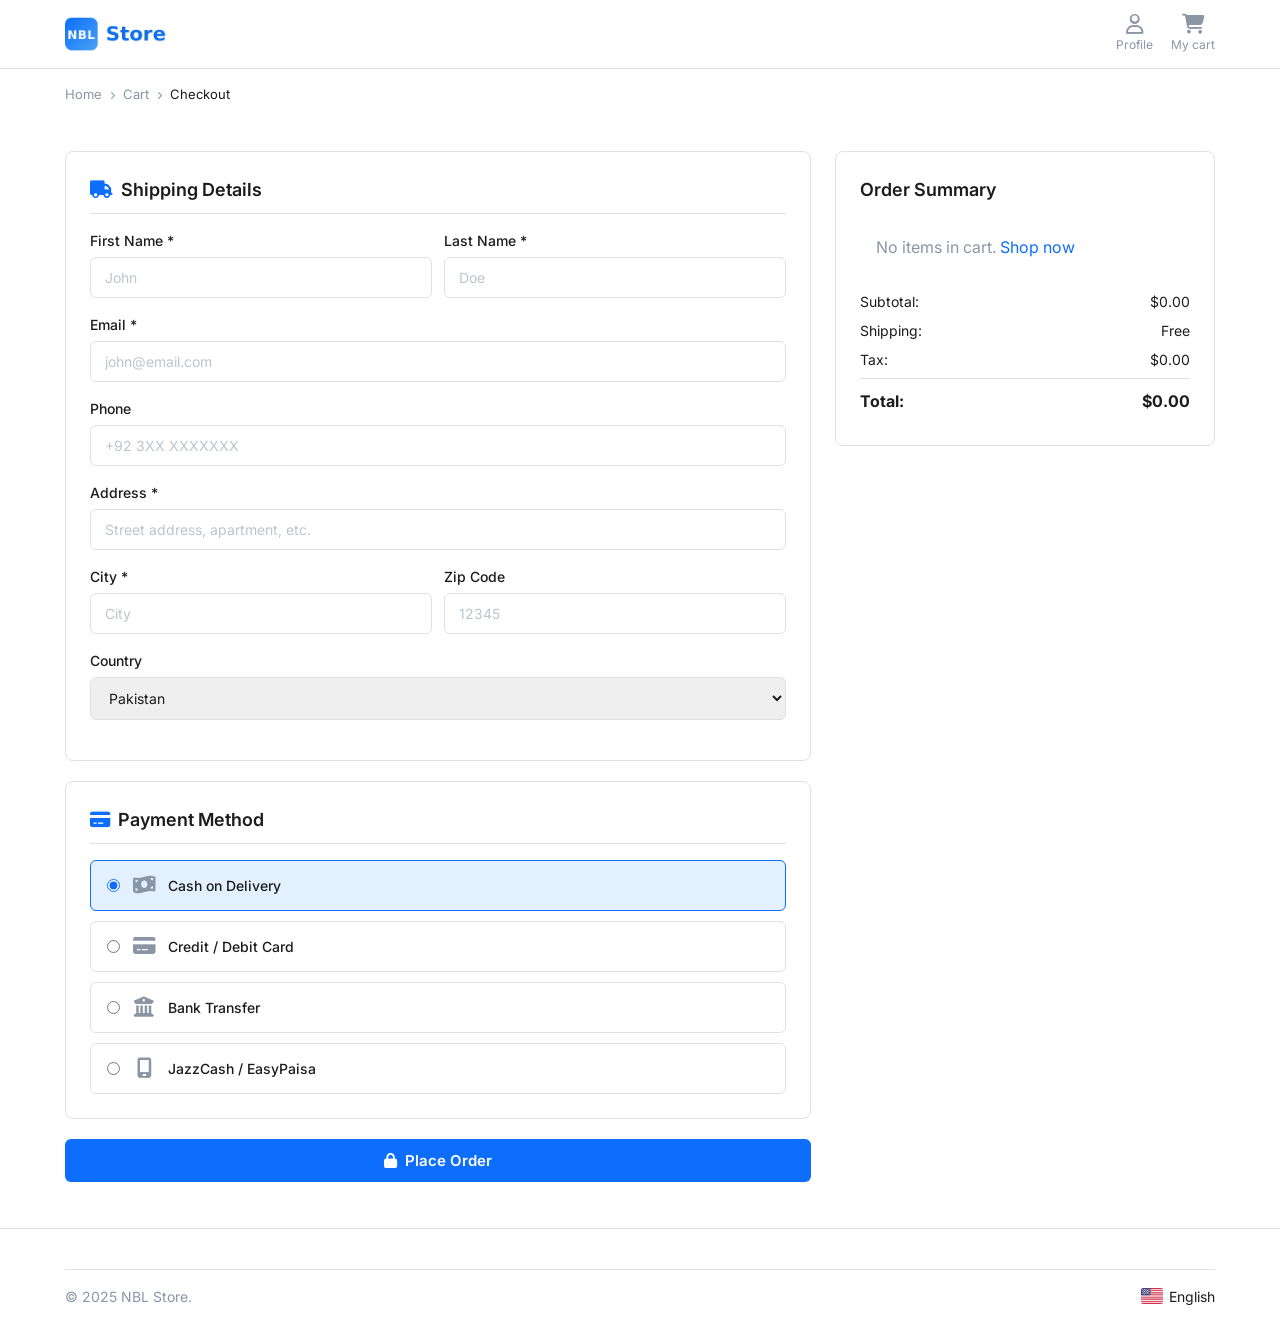
<file: pages/checkout.html>
<!DOCTYPE html>
<html lang="en">
<head>
  <meta charset="UTF-8">
  <meta name="viewport" content="width=device-width, initial-scale=1.0">
  <title>Checkout - NBL Store</title>
  <link rel="preconnect" href="https://fonts.googleapis.com">
  <link rel="preconnect" href="https://fonts.gstatic.com" crossorigin>
  <link href="https://fonts.googleapis.com/css2?family=Inter:wght@400;500;600;700&display=swap" rel="stylesheet">
  <link rel="stylesheet" href="https://cdnjs.cloudflare.com/ajax/libs/font-awesome/6.5.1/css/all.min.css">
  <link rel="stylesheet" href="../css/base.css">
  <link rel="stylesheet" href="../css/header.css">
  <link rel="stylesheet" href="../css/auth.css">
  <link rel="stylesheet" href="../css/footer.css">
</head>
<body>

  <header class="header">
    <div class="header-top container">
      <a href="../index.html" class="header-logo"><img src="../images/brand/logo.png" alt="NBL Store" class="logo-img"></a>
      <div style="flex:1;"></div>
      <nav class="header-icons">
        <a href="profile.html" class="header-icon-item"><i class="fa-regular fa-user"></i><span>Profile</span></a>
        <a href="cart.html" class="header-icon-item"><i class="fa-solid fa-cart-shopping"></i><span>My cart</span></a>
      </nav>
    </div>
  </header>

  <main class="main-content">
    <div class="container">
      <div class="breadcrumb">
        <a href="../index.html">Home</a><i class="fa-solid fa-chevron-right"></i>
        <a href="cart.html">Cart</a><i class="fa-solid fa-chevron-right"></i>
        <span>Checkout</span>
      </div>

      <!-- Checkout Form + Summary -->
      <section class="checkout-section">
        <div class="checkout-layout">

          <!-- Left: Forms -->
          <div class="checkout-form-area">

            <!-- Shipping Details -->
            <div class="checkout-block">
              <h3><i class="fa-solid fa-truck" style="margin-right:8px;color:var(--primary-blue);"></i>Shipping Details</h3>
              <form id="checkoutForm" onsubmit="placeOrder(event)">
                <div class="form-row">
                  <div class="form-group"><label>First Name *</label><input type="text" id="checkoutFname" placeholder="John" required></div>
                  <div class="form-group"><label>Last Name *</label><input type="text" id="checkoutLname" placeholder="Doe" required></div>
                </div>
                <div class="form-group"><label>Email *</label><input type="email" id="checkoutEmail" placeholder="john@email.com" required></div>
                <div class="form-group"><label>Phone</label><input type="tel" id="checkoutPhone" placeholder="+92 3XX XXXXXXX"></div>
                <div class="form-group"><label>Address *</label><input type="text" id="checkoutAddress" placeholder="Street address, apartment, etc." required></div>
                <div class="form-row">
                  <div class="form-group"><label>City *</label><input type="text" id="checkoutCity" placeholder="City" required></div>
                  <div class="form-group"><label>Zip Code</label><input type="text" id="checkoutZip" placeholder="12345"></div>
                </div>
                <div class="form-group">
                  <label>Country</label>
                  <select id="checkoutCountry">
                    <option>Pakistan</option>
                    <option>United States</option>
                    <option>United Kingdom</option>
                    <option>Germany</option>
                    <option>France</option>
                    <option>Other</option>
                  </select>
                </div>
              </form>
            </div>

            <!-- Payment Method -->
            <div class="checkout-block">
              <h3><i class="fa-solid fa-credit-card" style="margin-right:8px;color:var(--primary-blue);"></i>Payment Method</h3>
              <div class="payment-methods">
                <label class="payment-method active">
                  <input type="radio" name="payment" value="cod" checked>
                  <i class="fa-solid fa-money-bill-wave"></i>
                  <span>Cash on Delivery</span>
                </label>
                <label class="payment-method">
                  <input type="radio" name="payment" value="card">
                  <i class="fa-solid fa-credit-card"></i>
                  <span>Credit / Debit Card</span>
                </label>
                <label class="payment-method">
                  <input type="radio" name="payment" value="bank">
                  <i class="fa-solid fa-building-columns"></i>
                  <span>Bank Transfer</span>
                </label>
                <label class="payment-method">
                  <input type="radio" name="payment" value="jazzcash">
                  <i class="fa-solid fa-mobile-screen"></i>
                  <span>JazzCash / EasyPaisa</span>
                </label>
              </div>
            </div>

            <button type="submit" class="auth-btn" onclick="placeOrder(event)" style="max-width:100%;">
              <i class="fa-solid fa-lock" style="margin-right:8px;"></i>Place Order
            </button>
          </div>

          <!-- Right: Order Summary -->
          <div class="order-summary">
            <h3>Order Summary</h3>
            <div id="orderItems">
              <!-- Filled by JS -->
            </div>
            <div class="order-totals">
              <div class="summary-row"><span>Subtotal:</span><span id="checkoutSubtotal">$0.00</span></div>
              <div class="summary-row"><span>Shipping:</span><span id="checkoutShipping">Free</span></div>
              <div class="summary-row"><span>Tax:</span><span id="checkoutTax">$0.00</span></div>
              <div class="summary-row total"><span>Total:</span><span id="checkoutTotal">$0.00</span></div>
            </div>
          </div>

        </div>
      </section>

      <!-- Success Message (hidden by default) -->
      <div class="success-message" id="checkoutSuccess">
        <i class="fa-solid fa-circle-check"></i>
        <h2>Order Placed Successfully!</h2>
        <p>Your order <strong id="orderNumber">#NBL-000000</strong> has been confirmed.<br>You will receive a confirmation email shortly.</p>
        <a href="../index.html" class="btn-primary" style="margin-right:8px;">Continue Shopping</a>
        <a href="profile.html" class="btn-outline">View Orders</a>
      </div>

    </div>
  </main>

  <footer class="footer">
    <div class="container">
      <div class="footer-bottom">
        <p>&copy; 2025 NBL Store.</p>
        <div class="footer-lang"><img src="../images/flags/US@2x.png" alt="" class="flag"><span>English</span></div>
      </div>
    </div>
  </footer>

  <script src="../js/data.js"></script>
  <script src="../js/common.js"></script>
  <script src="../js/auth.js"></script>
  <script>
    document.addEventListener('DOMContentLoaded', function() {
      loadCheckout();
      // Auto-fill if logged in
      var user = Auth.getUser();
      if (user) {
        var fname = document.getElementById('checkoutFname');
        var email = document.getElementById('checkoutEmail');
        var phone = document.getElementById('checkoutPhone');
        var address = document.getElementById('checkoutAddress');
        var city = document.getElementById('checkoutCity');
        if (fname && user.name) { var parts = user.name.split(' '); fname.value = parts[0]; var lname = document.getElementById('checkoutLname'); if (lname && parts[1]) lname.value = parts.slice(1).join(' '); }
        if (email) email.value = user.email || '';
        if (phone) phone.value = user.phone || '';
        if (address) address.value = user.address || '';
        if (city) city.value = user.city || '';
      }
      // Payment method active styling
      document.querySelectorAll('.payment-method input').forEach(function(radio) {
        radio.addEventListener('change', function() {
          document.querySelectorAll('.payment-method').forEach(function(m) { m.classList.remove('active'); });
          this.closest('.payment-method').classList.add('active');
        });
      });
    });
  </script>
</body>
</html>
</file>
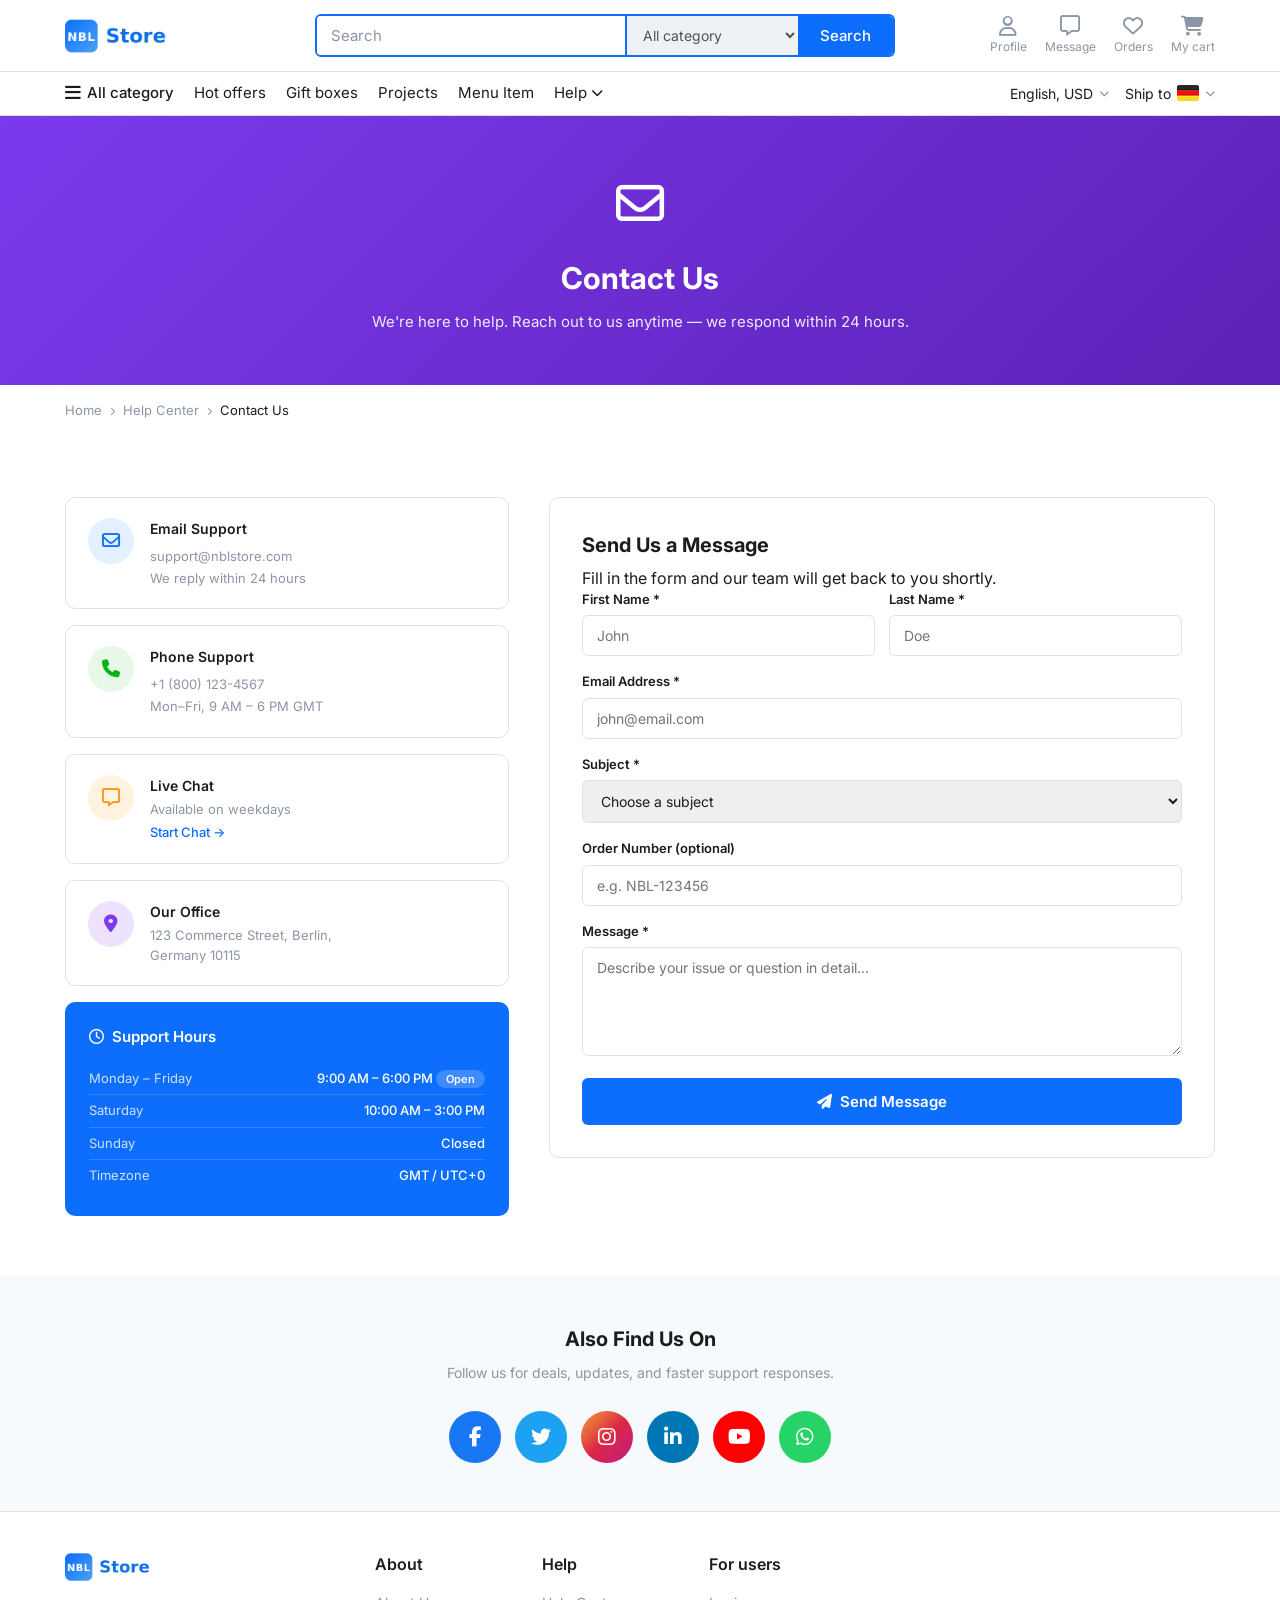
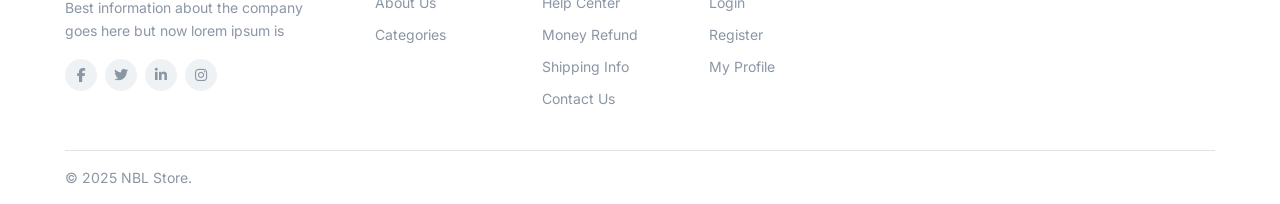
<file: pages/contact-us.html>
<!DOCTYPE html>
<html lang="en">
<head>
  <meta charset="UTF-8">
  <meta name="viewport" content="width=device-width, initial-scale=1.0">
  <title>Contact Us - NBL Store</title>
  <link rel="preconnect" href="https://fonts.googleapis.com">
  <link rel="preconnect" href="https://fonts.gstatic.com" crossorigin>
  <link href="https://fonts.googleapis.com/css2?family=Inter:wght@400;500;600;700&display=swap" rel="stylesheet">
  <link rel="stylesheet" href="https://cdnjs.cloudflare.com/ajax/libs/font-awesome/6.5.1/css/all.min.css">
  <link rel="stylesheet" href="../css/base.css">
  <link rel="stylesheet" href="../css/header.css">
  <link rel="stylesheet" href="../css/footer.css">
  <style>
    .page-hero {
      background: linear-gradient(135deg, #7C3AED 0%, #5b21b6 100%);
      padding: 52px 0;
      text-align: center;
      color: #fff;
    }
    .page-hero h1 { font-size: 30px; font-weight: 700; margin-bottom: 10px; }
    .page-hero p  { font-size: 15px; opacity: .9; }

    .contact-section { padding: 60px 0; }
    .contact-layout {
      display: grid;
      grid-template-columns: 1fr 1.5fr;
      gap: 40px;
      align-items: start;
    }
    @media (max-width: 768px) { .contact-layout { grid-template-columns: 1fr; } }

    /* Left: info cards */
    .contact-info-list { display: flex; flex-direction: column; gap: 16px; }
    .contact-info-card {
      background: #fff;
      border: 1px solid var(--border-color);
      border-radius: var(--radius-lg);
      padding: 20px 22px;
      display: flex;
      align-items: flex-start;
      gap: 16px;
      transition: box-shadow .2s;
    }
    .contact-info-card:hover { box-shadow: var(--shadow-md); }
    .ci-icon {
      width: 46px; height: 46px; flex-shrink: 0;
      border-radius: 50%;
      display: flex; align-items: center; justify-content: center;
      font-size: 18px;
    }
    .contact-info-card h4 { font-size: 14px; font-weight: 600; color: var(--text-dark); margin-bottom: 4px; }
    .contact-info-card p, .contact-info-card a { font-size: 13px; color: var(--text-gray); }
    .contact-info-card a:hover { color: var(--primary-blue); }

    .hours-card {
      background: var(--primary-blue);
      color: #fff;
      border-radius: var(--radius-lg);
      padding: 24px;
      margin-top: 4px;
    }
    .hours-card h4 { font-size: 15px; font-weight: 600; margin-bottom: 14px; }
    .hours-row { display: flex; justify-content: space-between; font-size: 13px; padding: 6px 0; border-bottom: 1px solid rgba(255,255,255,.15); }
    .hours-row:last-child { border-bottom: none; }
    .hours-row .day { opacity: .8; }
    .hours-row .time { font-weight: 500; }
    .badge-open { background: rgba(255,255,255,.2); padding: 2px 10px; border-radius: 20px; font-size: 11px; font-weight: 600; }

    /* Right: form */
    .contact-form-card {
      background: #fff;
      border: 1px solid var(--border-color);
      border-radius: var(--radius-lg);
      padding: 32px;
    }
    .contact-form-card h3 { font-size: 20px; font-weight: 700; margin-bottom: 6px; color: var(--text-dark); }
    .contact-form-card > p { font-size: 14px; color: var(--text-gray); margin-bottom: 24px; }
    .form-row { display: grid; grid-template-columns: 1fr 1fr; gap: 14px; }
    .form-group { margin-bottom: 16px; }
    .form-group label { display: block; font-size: 13px; font-weight: 600; color: var(--text-dark); margin-bottom: 6px; }
    .form-group input, .form-group select, .form-group textarea {
      width: 100%; padding: 11px 14px;
      border: 1px solid var(--border-color);
      border-radius: var(--radius-sm);
      font-size: 14px; color: var(--text-dark);
      transition: border-color .2s;
      box-sizing: border-box;
    }
    .form-group input:focus, .form-group select:focus, .form-group textarea:focus {
      border-color: var(--primary-blue);
      outline: none;
      box-shadow: 0 0 0 3px rgba(13,110,253,.1);
    }
    .submit-btn {
      width: 100%; padding: 14px;
      background: var(--primary-blue);
      color: #fff;
      border: none;
      border-radius: var(--radius-sm);
      font-size: 15px; font-weight: 600;
      cursor: pointer;
      transition: background .2s;
      display: flex; align-items: center; justify-content: center; gap: 8px;
    }
    .submit-btn:hover { background: var(--primary-blue-hover); }

    /* Social strip */
    .social-section {
      background: var(--bg-light);
      padding: 48px 0;
      text-align: center;
    }
    .social-section h3 { font-size: 20px; font-weight: 700; margin-bottom: 8px; }
    .social-section p  { font-size: 14px; color: var(--text-gray); margin-bottom: 28px; }
    .social-links { display: flex; gap: 14px; justify-content: center; flex-wrap: wrap; }
    .social-link {
      width: 52px; height: 52px;
      border-radius: 50%;
      display: flex; align-items: center; justify-content: center;
      font-size: 20px;
      color: #fff;
      transition: transform .2s, box-shadow .2s;
    }
    .social-link:hover { transform: translateY(-3px); box-shadow: 0 6px 18px rgba(0,0,0,.15); }

    /* Success overlay */
    .success-overlay {
      display: none;
      text-align: center;
      padding: 40px 20px;
    }
    .success-overlay .s-icon {
      width: 72px; height: 72px;
      background: #E8F8E8;
      color: var(--success-green);
      border-radius: 50%;
      display: flex; align-items: center; justify-content: center;
      font-size: 30px;
      margin: 0 auto 20px;
    }
    .success-overlay h3 { font-size: 20px; font-weight: 700; margin-bottom: 8px; }
    .success-overlay p { font-size: 14px; color: var(--text-gray); }
  </style>
</head>
<body>

  <!-- HEADER -->
  <header class="header">
    <div class="header-top container">
      <a href="../index.html" class="header-logo"><img src="../images/brand/logo.png" alt="NBL Store" class="logo-img"></a>
      <div class="header-search">
        <input type="text" placeholder="Search" id="searchInput">
        <select id="searchCategory">
          <option value="">All category</option>
          <option value="clothes">Clothes and wear</option>
          <option value="home">Home interiors</option>
          <option value="electronics">Computer and tech</option>
        </select>
        <button class="search-btn" onclick="handleSearch()">Search</button>
      </div>
      <nav class="header-icons">
        <a href="#" class="header-icon-item" onclick="openModal('profileModal')"><i class="fa-regular fa-user"></i><span>Profile</span></a>
        <a href="#" class="header-icon-item" onclick="openModal('messageModal')"><i class="fa-regular fa-message"></i><span>Message</span></a>
        <a href="#" class="header-icon-item" onclick="openModal('ordersModal')"><i class="fa-regular fa-heart"></i><span>Orders</span></a>
        <a href="cart.html" class="header-icon-item"><i class="fa-solid fa-cart-shopping"></i><span>My cart</span></a>
      </nav>
    </div>
  </header>
  <nav class="header-bottom">
    <div class="container">
      <div class="nav-left">
        <a href="product-listing.html?category=all" class="all-category"><i class="fa-solid fa-bars"></i><span>All category</span></a>
        <a href="product-listing.html?filter=deals">Hot offers</a>
        <a href="product-listing.html?category=clothes">Gift boxes</a>
        <a href="product-listing.html?category=electronics">Projects</a>
        <a href="product-listing.html?category=home">Menu Item</a>
        <div class="nav-dropdown-wrap">
          <a href="#" class="nav-link-dropdown" onclick="toggleDropdown('helpDropdown', event)"><span>Help</span><i class="fa-solid fa-chevron-down"></i></a>
          <div class="dropdown-menu" id="helpDropdown">
            <a href="help-center.html">Help Center</a>
            <a href="money-refund.html">Money Refund</a>
            <a href="shipping-info.html">Shipping Info</a>
            <a href="contact-us.html">Contact Us</a>
          </div>
        </div>
      </div>
      <div class="nav-right">
        <div class="nav-dropdown-wrap">
          <div class="lang-select" onclick="toggleDropdown('langDropdown', event)"><span>English, USD</span><i class="fa-solid fa-chevron-down"></i></div>
          <div class="dropdown-menu" id="langDropdown">
            <a href="#" onclick="changeLang('English, USD', event)">English, USD</a>
            <a href="#" onclick="changeLang('Urdu, RS', event)">اردو, PKR</a>
          </div>
        </div>
        <div class="nav-dropdown-wrap">
          <div class="ship-select" onclick="toggleDropdown('shipDropdown', event)"><span>Ship to</span><img src="../images/flags/DE@2x.png" alt="" class="flag" id="shipFlag"><i class="fa-solid fa-chevron-down"></i></div>
          <div class="dropdown-menu" id="shipDropdown">
            <a href="#" onclick="changeShip('../images/flags/DE@2x.png','Germany',event)"><img src="../images/flags/DE@2x.png" class="flag"> Germany</a>
            <a href="#" onclick="changeShip('../images/flags/US@2x.png','USA',event)"><img src="../images/flags/US@2x.png" class="flag"> USA</a>
          </div>
        </div>
      </div>
    </div>
  </nav>

  <!-- MODALS -->
  <div class="modal-overlay" id="profileModal"><div class="modal-box"><div class="modal-header"><h3>Profile</h3><button onclick="closeModal('profileModal')">&times;</button></div><div class="modal-body"><div class="modal-avatar"><i class="fa-regular fa-user"></i></div><p>Welcome! Please log in.</p><a href="login.html" class="btn-primary btn-block" style="display:block;margin-bottom:8px;text-align:center;">Log in</a><a href="signup.html" class="btn-outline btn-block" style="display:block;text-align:center;">Create Account</a></div></div></div>
  <div class="modal-overlay" id="messageModal"><div class="modal-box"><div class="modal-header"><h3>Messages</h3><button onclick="closeModal('messageModal')">&times;</button></div><div class="modal-body"><i class="fa-regular fa-message" style="font-size:40px;color:var(--text-gray);margin-bottom:12px;"></i><p>No messages yet.</p><button class="btn-primary" onclick="closeModal('messageModal')">Close</button></div></div></div>
  <div class="modal-overlay" id="ordersModal"><div class="modal-box"><div class="modal-header"><h3>My Orders</h3><button onclick="closeModal('ordersModal')">&times;</button></div><div class="modal-body"><i class="fa-solid fa-box" style="font-size:40px;color:var(--text-gray);margin-bottom:12px;"></i><p>No orders yet.</p><a href="product-listing.html?category=all" class="btn-primary" onclick="closeModal('ordersModal')">Shop Now</a></div></div></div>

  <!-- HERO -->
  <section class="page-hero">
    <div class="container">
      <div style="font-size:48px;margin-bottom:16px;"><i class="fa-regular fa-envelope"></i></div>
      <h1>Contact Us</h1>
      <p>We're here to help. Reach out to us anytime — we respond within 24 hours.</p>
    </div>
  </section>

  <!-- BREADCRUMB -->
  <div class="container">
    <div class="breadcrumb">
      <a href="../index.html">Home</a><i class="fa-solid fa-chevron-right"></i>
      <a href="help-center.html">Help Center</a><i class="fa-solid fa-chevron-right"></i>
      <span>Contact Us</span>
    </div>
  </div>

  <!-- CONTACT LAYOUT -->
  <section class="contact-section">
    <div class="container">
      <div class="contact-layout">

        <!-- LEFT: Contact Info -->
        <div>
          <div class="contact-info-list">
            <div class="contact-info-card">
              <div class="ci-icon" style="background:#E3F0FF;color:#0D6EFD;"><i class="fa-regular fa-envelope"></i></div>
              <div>
                <h4>Email Support</h4>
                <a href="mailto:support@nblstore.com">support@nblstore.com</a>
                <p style="margin-top:2px;">We reply within 24 hours</p>
              </div>
            </div>
            <div class="contact-info-card">
              <div class="ci-icon" style="background:#E8F8E8;color:#00B517;"><i class="fa-solid fa-phone"></i></div>
              <div>
                <h4>Phone Support</h4>
                <a href="tel:+18001234567">+1 (800) 123-4567</a>
                <p style="margin-top:2px;">Mon–Fri, 9 AM – 6 PM GMT</p>
              </div>
            </div>
            <div class="contact-info-card">
              <div class="ci-icon" style="background:#FFF3E0;color:#FF9017;"><i class="fa-regular fa-message"></i></div>
              <div>
                <h4>Live Chat</h4>
                <p>Available on weekdays</p>
                <a href="#" style="color:var(--primary-blue);font-weight:500;">Start Chat →</a>
              </div>
            </div>
            <div class="contact-info-card">
              <div class="ci-icon" style="background:#EEE3FF;color:#7C3AED;"><i class="fa-solid fa-location-dot"></i></div>
              <div>
                <h4>Our Office</h4>
                <p>123 Commerce Street, Berlin,<br>Germany 10115</p>
              </div>
            </div>
          </div>

          <!-- Hours -->
          <div class="hours-card" style="margin-top:16px;">
            <h4><i class="fa-regular fa-clock" style="margin-right:8px;"></i>Support Hours</h4>
            <div class="hours-row"><span class="day">Monday – Friday</span><span class="time">9:00 AM – 6:00 PM <span class="badge-open">Open</span></span></div>
            <div class="hours-row"><span class="day">Saturday</span><span class="time">10:00 AM – 3:00 PM</span></div>
            <div class="hours-row"><span class="day">Sunday</span><span class="time">Closed</span></div>
            <div class="hours-row"><span class="day">Timezone</span><span class="time">GMT / UTC+0</span></div>
          </div>
        </div>

        <!-- RIGHT: Contact Form -->
        <div class="contact-form-card">
          <div id="contactFormArea">
            <h3>Send Us a Message</h3>
            <p>Fill in the form and our team will get back to you shortly.</p>

            <div class="form-row">
              <div class="form-group">
                <label>First Name *</label>
                <input type="text" id="cfFname" placeholder="John">
              </div>
              <div class="form-group">
                <label>Last Name *</label>
                <input type="text" id="cfLname" placeholder="Doe">
              </div>
            </div>
            <div class="form-group">
              <label>Email Address *</label>
              <input type="email" id="cfEmail" placeholder="john@email.com">
            </div>
            <div class="form-group">
              <label>Subject *</label>
              <select id="cfSubject">
                <option value="">Choose a subject</option>
                <option>Order Issue</option>
                <option>Return / Refund</option>
                <option>Shipping Problem</option>
                <option>Account & Login</option>
                <option>Payment Issue</option>
                <option>Product Question</option>
                <option>Other</option>
              </select>
            </div>
            <div class="form-group">
              <label>Order Number (optional)</label>
              <input type="text" id="cfOrderNo" placeholder="e.g. NBL-123456">
            </div>
            <div class="form-group">
              <label>Message *</label>
              <textarea id="cfMessage" rows="5" placeholder="Describe your issue or question in detail..."></textarea>
            </div>
            <button class="submit-btn" onclick="sendMessage()">
              <i class="fa-solid fa-paper-plane"></i> Send Message
            </button>
          </div>

          <!-- Success State -->
          <div class="success-overlay" id="contactSuccess">
            <div class="s-icon"><i class="fa-solid fa-check"></i></div>
            <h3>Message Sent!</h3>
            <p>Thanks for reaching out. We'll respond to your email within 24 hours.</p>
            <button class="btn-outline" onclick="resetForm()" style="margin-top:20px;">Send Another Message</button>
          </div>
        </div>

      </div>
    </div>
  </section>

  <!-- SOCIAL -->
  <section class="social-section">
    <div class="container">
      <h3>Also Find Us On</h3>
      <p>Follow us for deals, updates, and faster support responses.</p>
      <div class="social-links">
        <a href="#" class="social-link" style="background:#1877F2;" title="Facebook"><i class="fa-brands fa-facebook-f"></i></a>
        <a href="#" class="social-link" style="background:#1DA1F2;" title="Twitter"><i class="fa-brands fa-twitter"></i></a>
        <a href="#" class="social-link" style="background:linear-gradient(135deg,#f09433,#e6683c,#dc2743,#cc2366,#bc1888);" title="Instagram"><i class="fa-brands fa-instagram"></i></a>
        <a href="#" class="social-link" style="background:#0077B5;" title="LinkedIn"><i class="fa-brands fa-linkedin-in"></i></a>
        <a href="#" class="social-link" style="background:#FF0000;" title="YouTube"><i class="fa-brands fa-youtube"></i></a>
        <a href="#" class="social-link" style="background:#25D366;" title="WhatsApp"><i class="fa-brands fa-whatsapp"></i></a>
      </div>
    </div>
  </section>

  <!-- FOOTER -->
  <footer class="footer">
    <div class="container">
      <div class="footer-top">
        <div class="footer-brand">
          <div class="footer-logo"><img src="../images/brand/logo.png" alt="Brand" class="logo-img"></div>
          <p>Best information about the company goes here but now lorem ipsum is</p>
          <div class="footer-socials"><a href="#"><i class="fa-brands fa-facebook-f"></i></a><a href="#"><i class="fa-brands fa-twitter"></i></a><a href="#"><i class="fa-brands fa-linkedin-in"></i></a><a href="#"><i class="fa-brands fa-instagram"></i></a></div>
        </div>
        <div class="footer-column"><h4>About</h4><ul><li><a href="#">About Us</a></li><li><a href="#">Categories</a></li></ul></div>
        <div class="footer-column"><h4>Help</h4><ul><li><a href="help-center.html">Help Center</a></li><li><a href="money-refund.html">Money Refund</a></li><li><a href="shipping-info.html">Shipping Info</a></li><li><a href="contact-us.html">Contact Us</a></li></ul></div>
        <div class="footer-column"><h4>For users</h4><ul><li><a href="login.html">Login</a></li><li><a href="signup.html">Register</a></li><li><a href="profile.html">My Profile</a></li></ul></div>
      </div>
      <div class="footer-bottom"><p>&copy; 2025 NBL Store.</p></div>
    </div>
  </footer>

  <script src="../js/data.js"></script>
  <script src="../js/common.js"></script>
  <script src="../js/auth.js"></script>
  <script>
    // Auto-fill form if user is logged in
    document.addEventListener('DOMContentLoaded', function() {
      var user = JSON.parse(localStorage.getItem('currentUser') || 'null');
      if (user) {
        var parts = user.name ? user.name.split(' ') : [];
        var fname = document.getElementById('cfFname');
        var lname = document.getElementById('cfLname');
        var email = document.getElementById('cfEmail');
        if (fname) fname.value = parts[0] || '';
        if (lname) lname.value = parts.slice(1).join(' ') || '';
        if (email) email.value = user.email || '';
      }
    });

    function sendMessage() {
      var fname   = document.getElementById('cfFname').value.trim();
      var email   = document.getElementById('cfEmail').value.trim();
      var subject = document.getElementById('cfSubject').value;
      var message = document.getElementById('cfMessage').value.trim();
      if (!fname || !email || !subject || !message) {
        alert('Please fill in all required fields.');
        return;
      }
      if (!/^[^\s@]+@[^\s@]+\.[^\s@]+$/.test(email)) {
        alert('Please enter a valid email address.');
        return;
      }
      document.getElementById('contactFormArea').style.display = 'none';
      document.getElementById('contactSuccess').style.display = 'block';
    }

    function resetForm() {
      document.getElementById('cfFname').value = '';
      document.getElementById('cfLname').value = '';
      document.getElementById('cfEmail').value = '';
      document.getElementById('cfSubject').value = '';
      document.getElementById('cfOrderNo').value = '';
      document.getElementById('cfMessage').value = '';
      document.getElementById('contactFormArea').style.display = 'block';
      document.getElementById('contactSuccess').style.display = 'none';
    }
  </script>
</body>
</html>
</file>
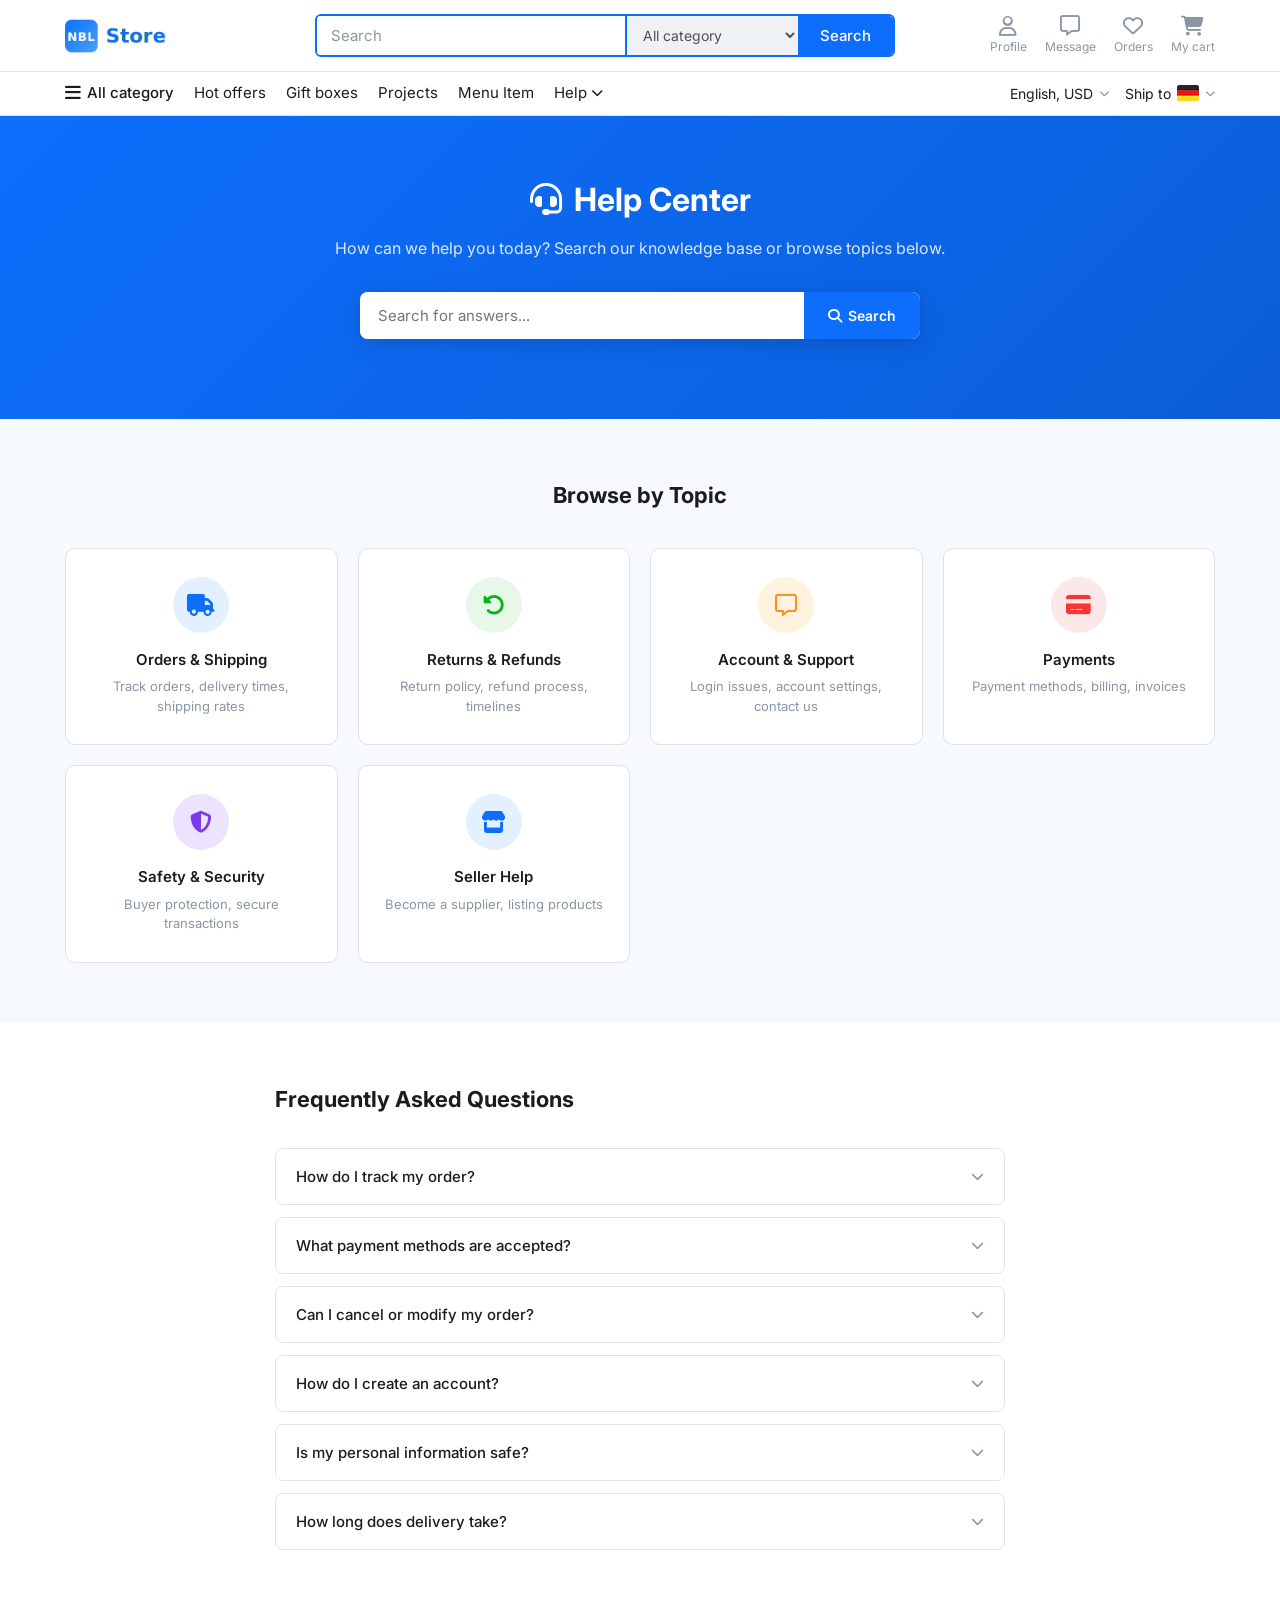
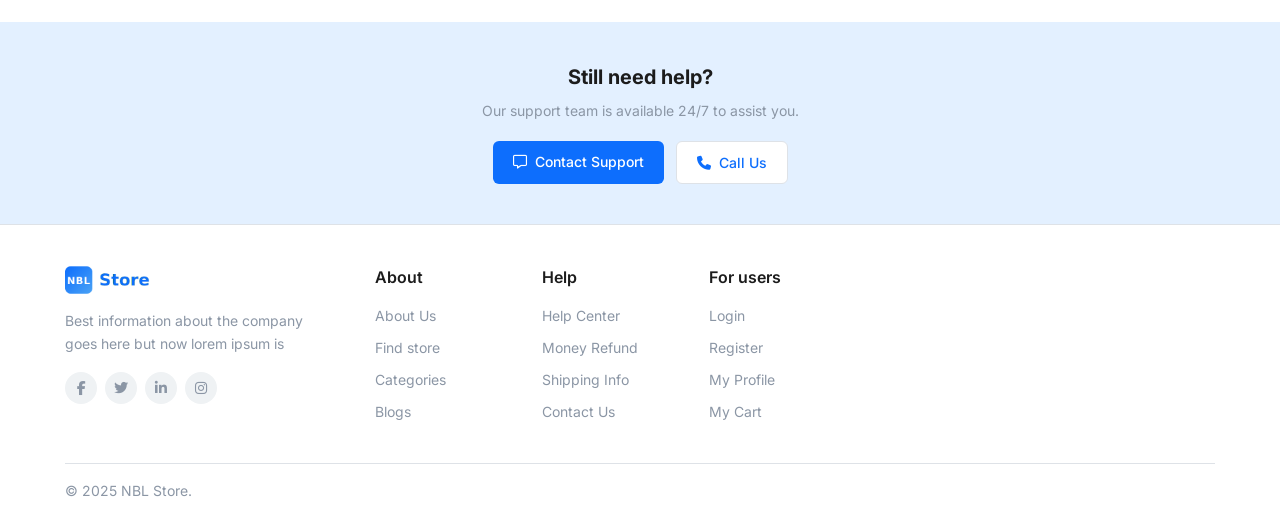
<file: pages/help-center.html>
<!DOCTYPE html>
<html lang="en">
<head>
  <meta charset="UTF-8">
  <meta name="viewport" content="width=device-width, initial-scale=1.0">
  <title>Help Center - NBL Store</title>
  <link rel="preconnect" href="https://fonts.googleapis.com">
  <link rel="preconnect" href="https://fonts.gstatic.com" crossorigin>
  <link href="https://fonts.googleapis.com/css2?family=Inter:wght@400;500;600;700&display=swap" rel="stylesheet">
  <link rel="stylesheet" href="https://cdnjs.cloudflare.com/ajax/libs/font-awesome/6.5.1/css/all.min.css">
  <link rel="stylesheet" href="../css/base.css">
  <link rel="stylesheet" href="../css/header.css">
  <link rel="stylesheet" href="../css/footer.css">
  <style>
    .help-hero {
      background: linear-gradient(135deg, #0D6EFD 0%, #0b5ed7 100%);
      padding: 60px 0 80px;
      text-align: center;
      color: #fff;
    }
    .help-hero h1 { font-size: 32px; font-weight: 700; margin-bottom: 12px; }
    .help-hero p  { font-size: 16px; opacity: .85; margin-bottom: 32px; }
    .help-search-bar {
      display: flex;
      max-width: 560px;
      margin: 0 auto;
      background: #fff;
      border-radius: 8px;
      overflow: hidden;
      box-shadow: 0 4px 20px rgba(0,0,0,.15);
    }
    .help-search-bar input {
      flex: 1;
      padding: 14px 18px;
      font-size: 15px;
      border: none;
      color: var(--text-dark);
    }
    .help-search-bar button {
      padding: 14px 24px;
      background: var(--primary-blue);
      color: #fff;
      font-size: 14px;
      font-weight: 600;
      border: none;
      cursor: pointer;
    }
    .help-search-bar button:hover { background: var(--primary-blue-hover); }

    .help-categories {
      padding: 60px 0;
      background: var(--bg-light);
    }
    .help-categories h2 {
      text-align: center;
      font-size: 22px;
      font-weight: 700;
      margin-bottom: 36px;
      color: var(--text-dark);
    }
    .categories-grid {
      display: grid;
      grid-template-columns: repeat(auto-fit, minmax(220px, 1fr));
      gap: 20px;
    }
    .category-card {
      background: #fff;
      border: 1px solid var(--border-color);
      border-radius: var(--radius-lg);
      padding: 28px 24px;
      text-align: center;
      cursor: pointer;
      transition: all .2s;
    }
    .category-card:hover {
      border-color: var(--primary-blue);
      box-shadow: 0 4px 16px rgba(13,110,253,.12);
      transform: translateY(-2px);
    }
    .category-card .icon {
      width: 56px; height: 56px;
      border-radius: 50%;
      display: flex; align-items: center; justify-content: center;
      margin: 0 auto 16px;
      font-size: 22px;
    }
    .category-card h3 { font-size: 15px; font-weight: 600; margin-bottom: 6px; color: var(--text-dark); }
    .category-card p  { font-size: 13px; color: var(--text-gray); }

    .faq-section { padding: 60px 0; }
    .faq-section h2 { font-size: 22px; font-weight: 700; margin-bottom: 32px; color: var(--text-dark); }
    .faq-item {
      border: 1px solid var(--border-color);
      border-radius: var(--radius-md);
      margin-bottom: 12px;
      overflow: hidden;
    }
    .faq-question {
      width: 100%;
      background: #fff;
      padding: 18px 20px;
      display: flex;
      justify-content: space-between;
      align-items: center;
      font-size: 15px;
      font-weight: 500;
      color: var(--text-dark);
      cursor: pointer;
      text-align: left;
    }
    .faq-question:hover { background: var(--bg-light); }
    .faq-question i { color: var(--text-gray); font-size: 13px; transition: transform .25s; }
    .faq-question.open i { transform: rotate(180deg); color: var(--primary-blue); }
    .faq-answer {
      display: none;
      padding: 0 20px 18px;
      font-size: 14px;
      color: var(--text-medium);
      line-height: 1.7;
      background: #fff;
    }
    .faq-answer.open { display: block; }

    .contact-strip {
      background: var(--primary-blue-light);
      padding: 40px 0;
      text-align: center;
    }
    .contact-strip h3 { font-size: 20px; font-weight: 700; margin-bottom: 8px; color: var(--text-dark); }
    .contact-strip p  { font-size: 14px; color: var(--text-gray); margin-bottom: 20px; }
    .contact-strip-btns { display: flex; gap: 12px; justify-content: center; flex-wrap: wrap; }
  </style>
</head>
<body>

  <!-- HEADER -->
  <header class="header">
    <div class="header-top container">
      <a href="../index.html" class="header-logo"><img src="../images/brand/logo.png" alt="NBL Store" class="logo-img"></a>
      <div class="header-search">
        <input type="text" placeholder="Search" id="searchInput">
        <select id="searchCategory">
          <option value="">All category</option>
          <option value="clothes">Clothes and wear</option>
          <option value="home">Home interiors</option>
          <option value="electronics">Computer and tech</option>
        </select>
        <button class="search-btn" onclick="handleSearch()">Search</button>
      </div>
      <nav class="header-icons">
        <a href="#" class="header-icon-item" onclick="openModal('profileModal')"><i class="fa-regular fa-user"></i><span>Profile</span></a>
        <a href="#" class="header-icon-item" onclick="openModal('messageModal')"><i class="fa-regular fa-message"></i><span>Message</span></a>
        <a href="#" class="header-icon-item" onclick="openModal('ordersModal')"><i class="fa-regular fa-heart"></i><span>Orders</span></a>
        <a href="cart.html" class="header-icon-item"><i class="fa-solid fa-cart-shopping"></i><span>My cart</span></a>
      </nav>
    </div>
  </header>
  <nav class="header-bottom">
    <div class="container">
      <div class="nav-left">
        <a href="product-listing.html?category=all" class="all-category"><i class="fa-solid fa-bars"></i><span>All category</span></a>
        <a href="product-listing.html?filter=deals">Hot offers</a>
        <a href="product-listing.html?category=clothes">Gift boxes</a>
        <a href="product-listing.html?category=electronics">Projects</a>
        <a href="product-listing.html?category=home">Menu Item</a>
        <div class="nav-dropdown-wrap">
          <a href="#" class="nav-link-dropdown" onclick="toggleDropdown('helpDropdown', event)"><span>Help</span><i class="fa-solid fa-chevron-down"></i></a>
          <div class="dropdown-menu" id="helpDropdown">
            <a href="help-center.html">Help Center</a>
            <a href="money-refund.html">Money Refund</a>
            <a href="shipping-info.html">Shipping Info</a>
            <a href="contact-us.html">Contact Us</a>
          </div>
        </div>
      </div>
      <div class="nav-right">
        <div class="nav-dropdown-wrap">
          <div class="lang-select" onclick="toggleDropdown('langDropdown', event)"><span>English, USD</span><i class="fa-solid fa-chevron-down"></i></div>
          <div class="dropdown-menu" id="langDropdown">
            <a href="#" onclick="changeLang('English, USD', event)">English, USD</a>
            <a href="#" onclick="changeLang('Urdu, RS', event)">اردو, PKR</a>
          </div>
        </div>
        <div class="nav-dropdown-wrap">
          <div class="ship-select" onclick="toggleDropdown('shipDropdown', event)"><span>Ship to</span><img src="../images/flags/DE@2x.png" alt="" class="flag" id="shipFlag"><i class="fa-solid fa-chevron-down"></i></div>
          <div class="dropdown-menu" id="shipDropdown">
            <a href="#" onclick="changeShip('../images/flags/DE@2x.png','Germany',event)"><img src="../images/flags/DE@2x.png" class="flag"> Germany</a>
            <a href="#" onclick="changeShip('../images/flags/US@2x.png','USA',event)"><img src="../images/flags/US@2x.png" class="flag"> USA</a>
            <a href="#" onclick="changeShip('../images/flags/GB@2x.png','UK',event)"><img src="../images/flags/GB@2x.png" class="flag"> UK</a>
          </div>
        </div>
      </div>
    </div>
  </nav>

  <!-- MODALS -->
  <div class="modal-overlay" id="profileModal"><div class="modal-box"><div class="modal-header"><h3>Profile</h3><button onclick="closeModal('profileModal')">&times;</button></div><div class="modal-body"><div class="modal-avatar"><i class="fa-regular fa-user"></i></div><p>Welcome! Please log in.</p><a href="login.html" class="btn-primary btn-block" style="display:block;margin-bottom:8px;text-align:center;">Log in</a><a href="signup.html" class="btn-outline btn-block" style="display:block;text-align:center;">Create Account</a></div></div></div>
  <div class="modal-overlay" id="messageModal"><div class="modal-box"><div class="modal-header"><h3>Messages</h3><button onclick="closeModal('messageModal')">&times;</button></div><div class="modal-body"><i class="fa-regular fa-message" style="font-size:40px;color:var(--text-gray);margin-bottom:12px;"></i><p>No messages yet.</p><button class="btn-primary" onclick="closeModal('messageModal')">Close</button></div></div></div>
  <div class="modal-overlay" id="ordersModal"><div class="modal-box"><div class="modal-header"><h3>My Orders</h3><button onclick="closeModal('ordersModal')">&times;</button></div><div class="modal-body"><i class="fa-solid fa-box" style="font-size:40px;color:var(--text-gray);margin-bottom:12px;"></i><p>No orders yet.</p><a href="product-listing.html?category=all" class="btn-primary" onclick="closeModal('ordersModal')">Shop Now</a></div></div></div>

  <!-- HERO -->
  <section class="help-hero">
    <div class="container">
      <h1><i class="fa-solid fa-headset" style="margin-right:12px;"></i>Help Center</h1>
      <p>How can we help you today? Search our knowledge base or browse topics below.</p>
      <div class="help-search-bar">
        <input type="text" id="helpSearch" placeholder="Search for answers..." onkeydown="if(event.key==='Enter') searchHelp()">
        <button onclick="searchHelp()"><i class="fa-solid fa-magnifying-glass" style="margin-right:6px;"></i>Search</button>
      </div>
    </div>
  </section>

  <!-- CATEGORIES -->
  <section class="help-categories">
    <div class="container">
      <h2>Browse by Topic</h2>
      <div class="categories-grid">
        <div class="category-card" onclick="window.location.href='shipping-info.html'">
          <div class="icon" style="background:#E3F0FF;color:#0D6EFD;"><i class="fa-solid fa-truck"></i></div>
          <h3>Orders & Shipping</h3>
          <p>Track orders, delivery times, shipping rates</p>
        </div>
        <div class="category-card" onclick="window.location.href='money-refund.html'">
          <div class="icon" style="background:#E8F8E8;color:#00B517;"><i class="fa-solid fa-rotate-left"></i></div>
          <h3>Returns & Refunds</h3>
          <p>Return policy, refund process, timelines</p>
        </div>
        <div class="category-card" onclick="window.location.href='contact-us.html'">
          <div class="icon" style="background:#FFF3E0;color:#FF9017;"><i class="fa-regular fa-message"></i></div>
          <h3>Account & Support</h3>
          <p>Login issues, account settings, contact us</p>
        </div>
        <div class="category-card">
          <div class="icon" style="background:#FCE8E8;color:#FA3434;"><i class="fa-solid fa-credit-card"></i></div>
          <h3>Payments</h3>
          <p>Payment methods, billing, invoices</p>
        </div>
        <div class="category-card">
          <div class="icon" style="background:#EEE3FF;color:#7C3AED;"><i class="fa-solid fa-shield-halved"></i></div>
          <h3>Safety & Security</h3>
          <p>Buyer protection, secure transactions</p>
        </div>
        <div class="category-card">
          <div class="icon" style="background:#E3F0FF;color:#0D6EFD;"><i class="fa-solid fa-store"></i></div>
          <h3>Seller Help</h3>
          <p>Become a supplier, listing products</p>
        </div>
      </div>
    </div>
  </section>

  <!-- FAQ -->
  <section class="faq-section">
    <div class="container" style="max-width:760px;">
      <h2>Frequently Asked Questions</h2>

      <div class="faq-item">
        <button class="faq-question" onclick="toggleFaq(this)">How do I track my order?<i class="fa-solid fa-chevron-down"></i></button>
        <div class="faq-answer">Go to your profile, click "My Orders", and find your order. You'll see a tracking number and current status. You can also email us at support@nblstore.com with your order ID for a status update.</div>
      </div>
      <div class="faq-item">
        <button class="faq-question" onclick="toggleFaq(this)">What payment methods are accepted?<i class="fa-solid fa-chevron-down"></i></button>
        <div class="faq-answer">We accept Visa, MasterCard, American Express, PayPal, and bank transfers. All transactions are encrypted and secured with SSL technology.</div>
      </div>
      <div class="faq-item">
        <button class="faq-question" onclick="toggleFaq(this)">Can I cancel or modify my order?<i class="fa-solid fa-chevron-down"></i></button>
        <div class="faq-answer">Orders can be cancelled or modified within 2 hours of placing them. After that, the order is sent to our warehouse and changes may not be possible. Contact our support team immediately if you need to make changes.</div>
      </div>
      <div class="faq-item">
        <button class="faq-question" onclick="toggleFaq(this)">How do I create an account?<i class="fa-solid fa-chevron-down"></i></button>
        <div class="faq-answer">Click "Join now" or "Sign up" in the header. Fill in your name, email, and password. Once registered, you can track orders, save items to wishlist, and enjoy a faster checkout experience.</div>
      </div>
      <div class="faq-item">
        <button class="faq-question" onclick="toggleFaq(this)">Is my personal information safe?<i class="fa-solid fa-chevron-down"></i></button>
        <div class="faq-answer">Yes. We use industry-standard SSL encryption to protect your data. We never sell or share your personal information with third parties without your consent. Read our full Privacy Policy for details.</div>
      </div>
      <div class="faq-item">
        <button class="faq-question" onclick="toggleFaq(this)">How long does delivery take?<i class="fa-solid fa-chevron-down"></i></button>
        <div class="faq-answer">Standard shipping takes 7–15 business days. Express shipping (3–5 days) and Overnight shipping (1–2 days) are also available at checkout for an additional fee. See our <a href="shipping-info.html" style="color:var(--primary-blue);">Shipping Info</a> page for full details.</div>
      </div>
    </div>
  </section>

  <!-- CONTACT STRIP -->
  <section class="contact-strip">
    <div class="container">
      <h3>Still need help?</h3>
      <p>Our support team is available 24/7 to assist you.</p>
      <div class="contact-strip-btns">
        <a href="contact-us.html" class="btn-primary"><i class="fa-regular fa-message" style="margin-right:8px;"></i>Contact Support</a>
        <a href="tel:+1800000000" class="btn-outline"><i class="fa-solid fa-phone" style="margin-right:8px;"></i>Call Us</a>
      </div>
    </div>
  </section>

  <!-- FOOTER -->
  <footer class="footer">
    <div class="container">
      <div class="footer-top">
        <div class="footer-brand">
          <div class="footer-logo"><img src="../images/brand/logo.png" alt="Brand" class="logo-img"></div>
          <p>Best information about the company goes here but now lorem ipsum is</p>
          <div class="footer-socials"><a href="#"><i class="fa-brands fa-facebook-f"></i></a><a href="#"><i class="fa-brands fa-twitter"></i></a><a href="#"><i class="fa-brands fa-linkedin-in"></i></a><a href="#"><i class="fa-brands fa-instagram"></i></a></div>
        </div>
        <div class="footer-column"><h4>About</h4><ul><li><a href="#">About Us</a></li><li><a href="#">Find store</a></li><li><a href="#">Categories</a></li><li><a href="#">Blogs</a></li></ul></div>
        <div class="footer-column"><h4>Help</h4><ul><li><a href="help-center.html">Help Center</a></li><li><a href="money-refund.html">Money Refund</a></li><li><a href="shipping-info.html">Shipping Info</a></li><li><a href="contact-us.html">Contact Us</a></li></ul></div>
        <div class="footer-column"><h4>For users</h4><ul><li><a href="login.html">Login</a></li><li><a href="signup.html">Register</a></li><li><a href="profile.html">My Profile</a></li><li><a href="cart.html">My Cart</a></li></ul></div>
      </div>
      <div class="footer-bottom"><p>&copy; 2025 NBL Store.</p></div>
    </div>
  </footer>

  <script src="../js/data.js"></script>
  <script src="../js/common.js"></script>
  <script src="../js/auth.js"></script>
  <script>
    function toggleFaq(btn) {
      var answer = btn.nextElementSibling;
      var isOpen = answer.classList.contains('open');
      document.querySelectorAll('.faq-answer').forEach(function(a){ a.classList.remove('open'); });
      document.querySelectorAll('.faq-question').forEach(function(q){ q.classList.remove('open'); });
      if (!isOpen) { answer.classList.add('open'); btn.classList.add('open'); }
    }
    function searchHelp() {
      var q = document.getElementById('helpSearch').value.trim();
      if (!q) return;
      alert('Searching for: "' + q + '"\n\nTip: Browse the FAQ section below for common questions.');
    }
  </script>
</body>
</html>
</file>
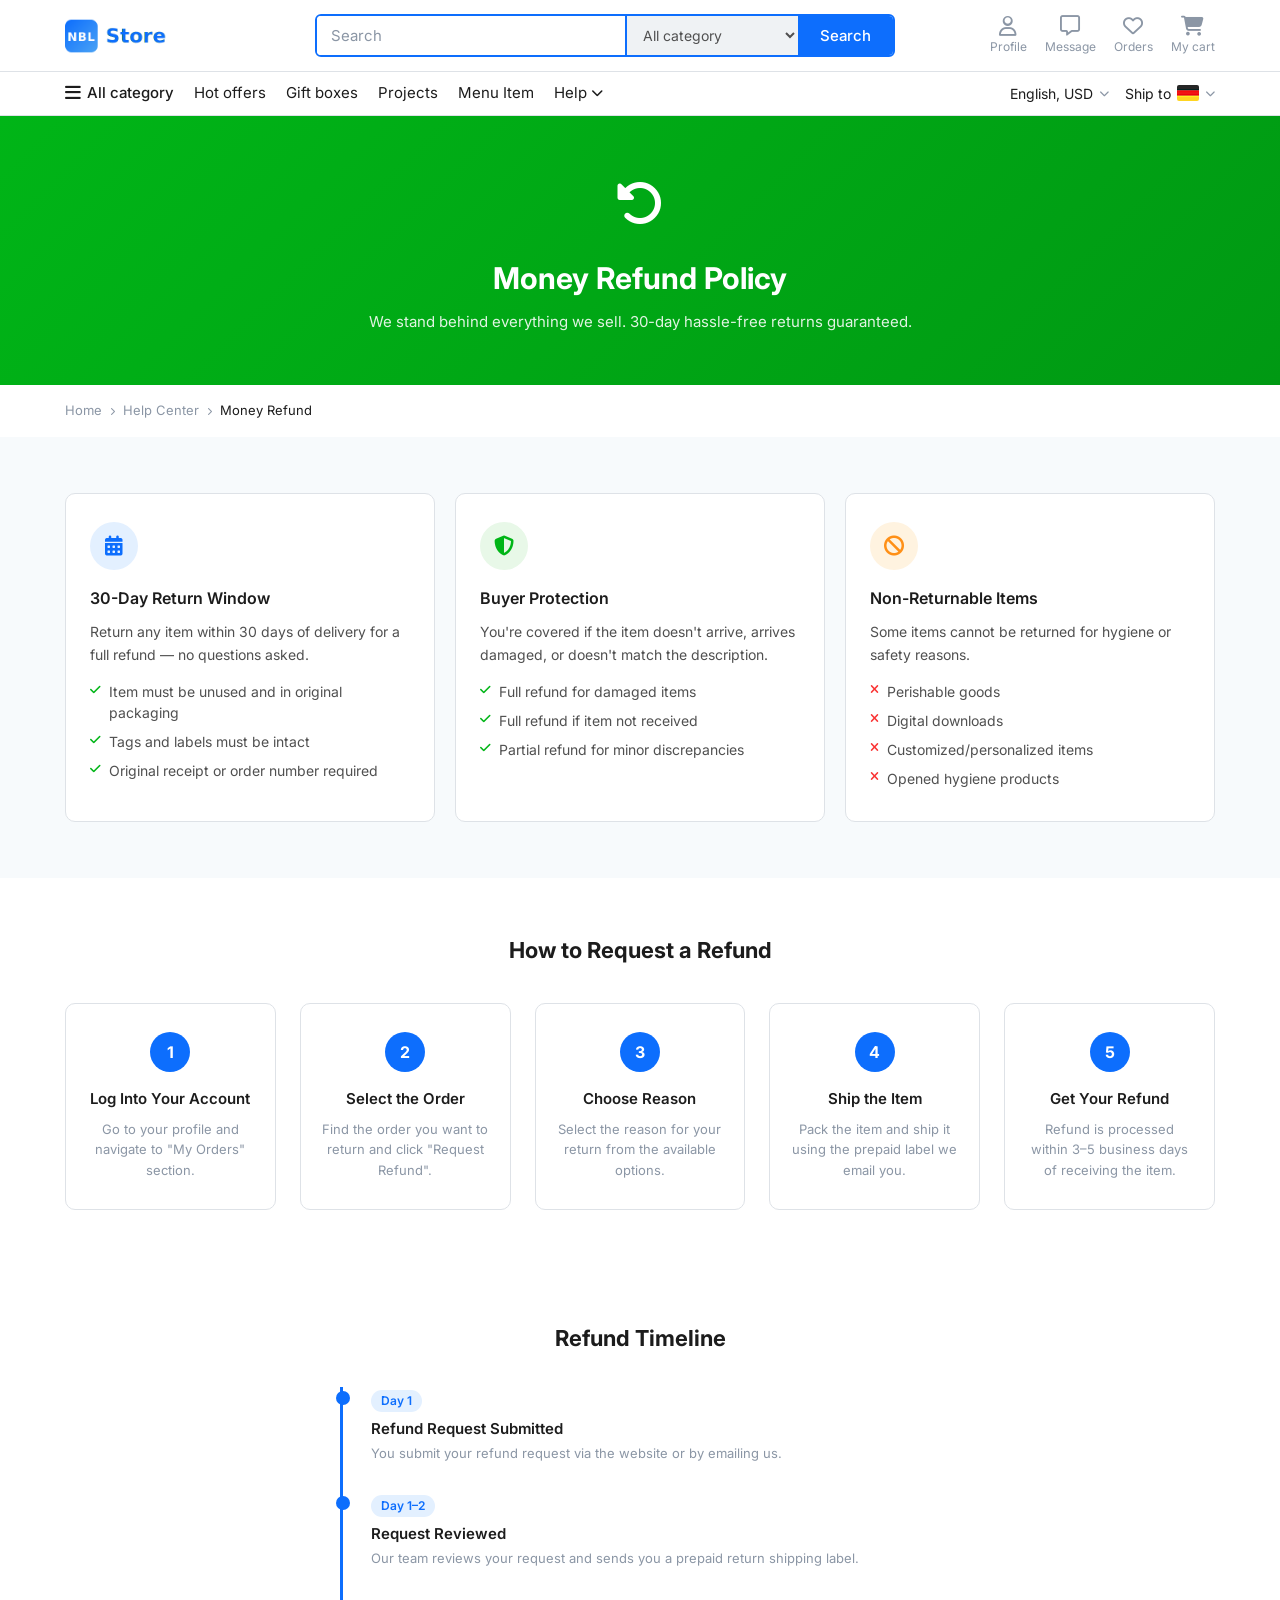
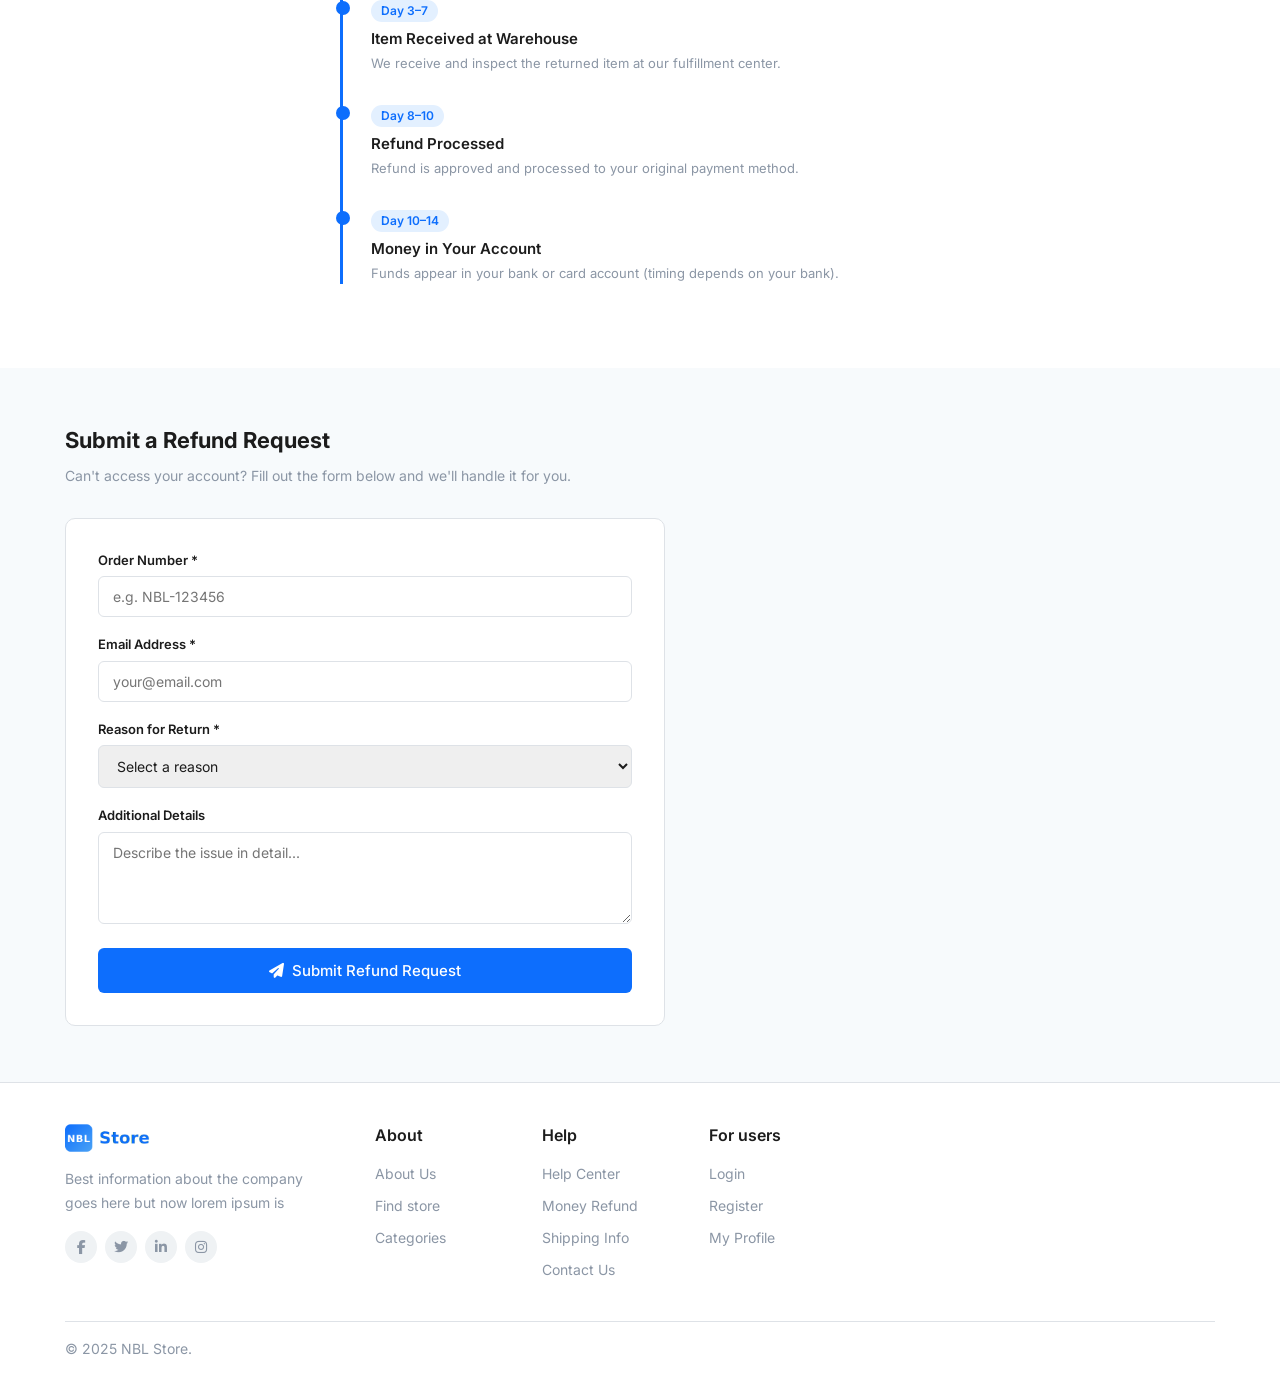
<file: pages/money-refund.html>
<!DOCTYPE html>
<html lang="en">
<head>
  <meta charset="UTF-8">
  <meta name="viewport" content="width=device-width, initial-scale=1.0">
  <title>Money Refund - NBL Store</title>
  <link rel="preconnect" href="https://fonts.googleapis.com">
  <link rel="preconnect" href="https://fonts.gstatic.com" crossorigin>
  <link href="https://fonts.googleapis.com/css2?family=Inter:wght@400;500;600;700&display=swap" rel="stylesheet">
  <link rel="stylesheet" href="https://cdnjs.cloudflare.com/ajax/libs/font-awesome/6.5.1/css/all.min.css">
  <link rel="stylesheet" href="../css/base.css">
  <link rel="stylesheet" href="../css/header.css">
  <link rel="stylesheet" href="../css/footer.css">
  <style>
    .page-hero {
      background: linear-gradient(135deg, #00B517 0%, #009913 100%);
      padding: 52px 0;
      text-align: center;
      color: #fff;
    }
    .page-hero h1 { font-size: 30px; font-weight: 700; margin-bottom: 10px; }
    .page-hero p  { font-size: 15px; opacity: .88; }

    .refund-content { padding: 56px 0; background: var(--bg-light); }

    .steps-section { padding: 56px 0; }
    .steps-section h2 { font-size: 22px; font-weight: 700; margin-bottom: 36px; text-align: center; }
    .steps-grid {
      display: grid;
      grid-template-columns: repeat(auto-fit, minmax(200px, 1fr));
      gap: 24px;
    }
    .step-card {
      background: #fff;
      border: 1px solid var(--border-color);
      border-radius: var(--radius-lg);
      padding: 28px 20px;
      text-align: center;
      position: relative;
    }
    .step-num {
      width: 40px; height: 40px;
      background: var(--primary-blue);
      color: #fff;
      border-radius: 50%;
      display: flex; align-items: center; justify-content: center;
      font-size: 16px; font-weight: 700;
      margin: 0 auto 16px;
    }
    .step-card h3 { font-size: 15px; font-weight: 600; margin-bottom: 8px; }
    .step-card p  { font-size: 13px; color: var(--text-gray); line-height: 1.6; }

    .policy-cards {
      display: grid;
      grid-template-columns: repeat(auto-fit, minmax(260px, 1fr));
      gap: 20px;
      margin-top: 0;
    }
    .policy-card {
      background: #fff;
      border: 1px solid var(--border-color);
      border-radius: var(--radius-lg);
      padding: 28px 24px;
    }
    .policy-card .p-icon {
      width: 48px; height: 48px;
      border-radius: 50%;
      display: flex; align-items: center; justify-content: center;
      font-size: 20px;
      margin-bottom: 16px;
    }
    .policy-card h3 { font-size: 16px; font-weight: 600; margin-bottom: 10px; }
    .policy-card p  { font-size: 14px; color: var(--text-medium); line-height: 1.7; }
    .policy-card ul { list-style: none; padding: 0; margin-top: 10px; }
    .policy-card ul li { font-size: 14px; color: var(--text-medium); padding: 4px 0; display: flex; align-items: flex-start; gap: 8px; }
    .policy-card ul li i { color: var(--success-green); margin-top: 3px; font-size: 12px; }

    .refund-form-section {
      background: var(--bg-light);
      padding: 56px 0;
    }
    .refund-form-section h2 { font-size: 22px; font-weight: 700; margin-bottom: 8px; }
    .refund-form-section > .container > p { font-size: 14px; color: var(--text-gray); margin-bottom: 32px; }
    .refund-form-wrap {
      background: #fff;
      border: 1px solid var(--border-color);
      border-radius: var(--radius-lg);
      padding: 32px;
      max-width: 600px;
    }
    .form-group { margin-bottom: 18px; }
    .form-group label { display: block; font-size: 13px; font-weight: 600; color: var(--text-dark); margin-bottom: 6px; }
    .form-group input, .form-group select, .form-group textarea {
      width: 100%; padding: 11px 14px;
      border: 1px solid var(--border-color);
      border-radius: var(--radius-sm);
      font-size: 14px; color: var(--text-dark);
      transition: border-color .2s;
      box-sizing: border-box;
    }
    .form-group input:focus, .form-group select:focus, .form-group textarea:focus {
      border-color: var(--primary-blue);
      box-shadow: 0 0 0 3px rgba(13,110,253,.1);
    }
    .timeline-section { padding: 56px 0; }
    .timeline-section h2 { font-size: 22px; font-weight: 700; margin-bottom: 32px; text-align: center; }
    .timeline {
      max-width: 600px; margin: 0 auto;
      border-left: 3px solid var(--primary-blue);
      padding-left: 28px;
    }
    .timeline-item { margin-bottom: 28px; position: relative; }
    .timeline-item::before {
      content: '';
      width: 14px; height: 14px;
      background: var(--primary-blue);
      border-radius: 50%;
      position: absolute;
      left: -35px; top: 4px;
    }
    .timeline-item h4 { font-size: 15px; font-weight: 600; color: var(--text-dark); margin-bottom: 4px; }
    .timeline-item p  { font-size: 13px; color: var(--text-gray); }
    .timeline-item .tag {
      display: inline-block;
      background: var(--primary-blue-light);
      color: var(--primary-blue);
      font-size: 12px; font-weight: 600;
      padding: 2px 10px; border-radius: 20px; margin-bottom: 6px;
    }
  </style>
</head>
<body>

  <!-- HEADER -->
  <header class="header">
    <div class="header-top container">
      <a href="../index.html" class="header-logo"><img src="../images/brand/logo.png" alt="NBL Store" class="logo-img"></a>
      <div class="header-search">
        <input type="text" placeholder="Search" id="searchInput">
        <select id="searchCategory">
          <option value="">All category</option>
          <option value="clothes">Clothes and wear</option>
          <option value="home">Home interiors</option>
          <option value="electronics">Computer and tech</option>
        </select>
        <button class="search-btn" onclick="handleSearch()">Search</button>
      </div>
      <nav class="header-icons">
        <a href="#" class="header-icon-item" onclick="openModal('profileModal')"><i class="fa-regular fa-user"></i><span>Profile</span></a>
        <a href="#" class="header-icon-item" onclick="openModal('messageModal')"><i class="fa-regular fa-message"></i><span>Message</span></a>
        <a href="#" class="header-icon-item" onclick="openModal('ordersModal')"><i class="fa-regular fa-heart"></i><span>Orders</span></a>
        <a href="cart.html" class="header-icon-item"><i class="fa-solid fa-cart-shopping"></i><span>My cart</span></a>
      </nav>
    </div>
  </header>
  <nav class="header-bottom">
    <div class="container">
      <div class="nav-left">
        <a href="product-listing.html?category=all" class="all-category"><i class="fa-solid fa-bars"></i><span>All category</span></a>
        <a href="product-listing.html?filter=deals">Hot offers</a>
        <a href="product-listing.html?category=clothes">Gift boxes</a>
        <a href="product-listing.html?category=electronics">Projects</a>
        <a href="product-listing.html?category=home">Menu Item</a>
        <div class="nav-dropdown-wrap">
          <a href="#" class="nav-link-dropdown" onclick="toggleDropdown('helpDropdown', event)"><span>Help</span><i class="fa-solid fa-chevron-down"></i></a>
          <div class="dropdown-menu" id="helpDropdown">
            <a href="help-center.html">Help Center</a>
            <a href="money-refund.html">Money Refund</a>
            <a href="shipping-info.html">Shipping Info</a>
            <a href="contact-us.html">Contact Us</a>
          </div>
        </div>
      </div>
      <div class="nav-right">
        <div class="nav-dropdown-wrap">
          <div class="lang-select" onclick="toggleDropdown('langDropdown', event)"><span>English, USD</span><i class="fa-solid fa-chevron-down"></i></div>
          <div class="dropdown-menu" id="langDropdown">
            <a href="#" onclick="changeLang('English, USD', event)">English, USD</a>
            <a href="#" onclick="changeLang('Urdu, RS', event)">اردو, PKR</a>
          </div>
        </div>
        <div class="nav-dropdown-wrap">
          <div class="ship-select" onclick="toggleDropdown('shipDropdown', event)"><span>Ship to</span><img src="../images/flags/DE@2x.png" alt="" class="flag" id="shipFlag"><i class="fa-solid fa-chevron-down"></i></div>
          <div class="dropdown-menu" id="shipDropdown">
            <a href="#" onclick="changeShip('../images/flags/DE@2x.png','Germany',event)"><img src="../images/flags/DE@2x.png" class="flag"> Germany</a>
            <a href="#" onclick="changeShip('../images/flags/US@2x.png','USA',event)"><img src="../images/flags/US@2x.png" class="flag"> USA</a>
          </div>
        </div>
      </div>
    </div>
  </nav>

  <!-- MODALS -->
  <div class="modal-overlay" id="profileModal"><div class="modal-box"><div class="modal-header"><h3>Profile</h3><button onclick="closeModal('profileModal')">&times;</button></div><div class="modal-body"><div class="modal-avatar"><i class="fa-regular fa-user"></i></div><p>Welcome! Please log in.</p><a href="login.html" class="btn-primary btn-block" style="display:block;margin-bottom:8px;text-align:center;">Log in</a><a href="signup.html" class="btn-outline btn-block" style="display:block;text-align:center;">Create Account</a></div></div></div>
  <div class="modal-overlay" id="messageModal"><div class="modal-box"><div class="modal-header"><h3>Messages</h3><button onclick="closeModal('messageModal')">&times;</button></div><div class="modal-body"><i class="fa-regular fa-message" style="font-size:40px;color:var(--text-gray);margin-bottom:12px;"></i><p>No messages yet.</p><button class="btn-primary" onclick="closeModal('messageModal')">Close</button></div></div></div>
  <div class="modal-overlay" id="ordersModal"><div class="modal-box"><div class="modal-header"><h3>My Orders</h3><button onclick="closeModal('ordersModal')">&times;</button></div><div class="modal-body"><i class="fa-solid fa-box" style="font-size:40px;color:var(--text-gray);margin-bottom:12px;"></i><p>No orders yet.</p><a href="product-listing.html?category=all" class="btn-primary" onclick="closeModal('ordersModal')">Shop Now</a></div></div></div>

  <!-- HERO -->
  <section class="page-hero">
    <div class="container">
      <div style="font-size:48px;margin-bottom:16px;"><i class="fa-solid fa-rotate-left"></i></div>
      <h1>Money Refund Policy</h1>
      <p>We stand behind everything we sell. 30-day hassle-free returns guaranteed.</p>
    </div>
  </section>

  <!-- BREADCRUMB -->
  <div class="container">
    <div class="breadcrumb">
      <a href="../index.html">Home</a><i class="fa-solid fa-chevron-right"></i>
      <a href="help-center.html">Help Center</a><i class="fa-solid fa-chevron-right"></i>
      <span>Money Refund</span>
    </div>
  </div>

  <!-- POLICY CARDS -->
  <section class="refund-content">
    <div class="container">
      <div class="policy-cards">
        <div class="policy-card">
          <div class="p-icon" style="background:#E3F0FF;color:#0D6EFD;"><i class="fa-solid fa-calendar-days"></i></div>
          <h3>30-Day Return Window</h3>
          <p>Return any item within 30 days of delivery for a full refund — no questions asked.</p>
          <ul>
            <li><i class="fa-solid fa-check"></i>Item must be unused and in original packaging</li>
            <li><i class="fa-solid fa-check"></i>Tags and labels must be intact</li>
            <li><i class="fa-solid fa-check"></i>Original receipt or order number required</li>
          </ul>
        </div>
        <div class="policy-card">
          <div class="p-icon" style="background:#E8F8E8;color:#00B517;"><i class="fa-solid fa-shield-halved"></i></div>
          <h3>Buyer Protection</h3>
          <p>You're covered if the item doesn't arrive, arrives damaged, or doesn't match the description.</p>
          <ul>
            <li><i class="fa-solid fa-check"></i>Full refund for damaged items</li>
            <li><i class="fa-solid fa-check"></i>Full refund if item not received</li>
            <li><i class="fa-solid fa-check"></i>Partial refund for minor discrepancies</li>
          </ul>
        </div>
        <div class="policy-card">
          <div class="p-icon" style="background:#FFF3E0;color:#FF9017;"><i class="fa-solid fa-ban"></i></div>
          <h3>Non-Returnable Items</h3>
          <p>Some items cannot be returned for hygiene or safety reasons.</p>
          <ul>
            <li><i class="fa-solid fa-xmark" style="color:var(--danger-red);"></i>Perishable goods</li>
            <li><i class="fa-solid fa-xmark" style="color:var(--danger-red);"></i>Digital downloads</li>
            <li><i class="fa-solid fa-xmark" style="color:var(--danger-red);"></i>Customized/personalized items</li>
            <li><i class="fa-solid fa-xmark" style="color:var(--danger-red);"></i>Opened hygiene products</li>
          </ul>
        </div>
      </div>
    </div>
  </section>

  <!-- HOW TO REQUEST -->
  <section class="steps-section">
    <div class="container">
      <h2>How to Request a Refund</h2>
      <div class="steps-grid">
        <div class="step-card">
          <div class="step-num">1</div>
          <h3>Log Into Your Account</h3>
          <p>Go to your profile and navigate to "My Orders" section.</p>
        </div>
        <div class="step-card">
          <div class="step-num">2</div>
          <h3>Select the Order</h3>
          <p>Find the order you want to return and click "Request Refund".</p>
        </div>
        <div class="step-card">
          <div class="step-num">3</div>
          <h3>Choose Reason</h3>
          <p>Select the reason for your return from the available options.</p>
        </div>
        <div class="step-card">
          <div class="step-num">4</div>
          <h3>Ship the Item</h3>
          <p>Pack the item and ship it using the prepaid label we email you.</p>
        </div>
        <div class="step-card">
          <div class="step-num">5</div>
          <h3>Get Your Refund</h3>
          <p>Refund is processed within 3–5 business days of receiving the item.</p>
        </div>
      </div>
    </div>
  </section>

  <!-- REFUND TIMELINE -->
  <section class="timeline-section">
    <div class="container">
      <h2>Refund Timeline</h2>
      <div class="timeline">
        <div class="timeline-item">
          <span class="tag">Day 1</span>
          <h4>Refund Request Submitted</h4>
          <p>You submit your refund request via the website or by emailing us.</p>
        </div>
        <div class="timeline-item">
          <span class="tag">Day 1–2</span>
          <h4>Request Reviewed</h4>
          <p>Our team reviews your request and sends you a prepaid return shipping label.</p>
        </div>
        <div class="timeline-item">
          <span class="tag">Day 3–7</span>
          <h4>Item Received at Warehouse</h4>
          <p>We receive and inspect the returned item at our fulfillment center.</p>
        </div>
        <div class="timeline-item">
          <span class="tag">Day 8–10</span>
          <h4>Refund Processed</h4>
          <p>Refund is approved and processed to your original payment method.</p>
        </div>
        <div class="timeline-item">
          <span class="tag">Day 10–14</span>
          <h4>Money in Your Account</h4>
          <p>Funds appear in your bank or card account (timing depends on your bank).</p>
        </div>
      </div>
    </div>
  </section>

  <!-- REQUEST FORM -->
  <section class="refund-form-section">
    <div class="container">
      <h2>Submit a Refund Request</h2>
      <p>Can't access your account? Fill out the form below and we'll handle it for you.</p>
      <div class="refund-form-wrap">
        <div class="form-group">
          <label>Order Number *</label>
          <input type="text" id="refOrderNo" placeholder="e.g. NBL-123456">
        </div>
        <div class="form-group">
          <label>Email Address *</label>
          <input type="email" id="refEmail" placeholder="your@email.com">
        </div>
        <div class="form-group">
          <label>Reason for Return *</label>
          <select id="refReason">
            <option value="">Select a reason</option>
            <option>Item not as described</option>
            <option>Item arrived damaged</option>
            <option>Wrong item received</option>
            <option>Item not received</option>
            <option>Changed my mind</option>
            <option>Other</option>
          </select>
        </div>
        <div class="form-group">
          <label>Additional Details</label>
          <textarea id="refDetails" rows="4" placeholder="Describe the issue in detail..."></textarea>
        </div>
        <button class="btn-primary" onclick="submitRefund()" style="width:100%;padding:13px;font-size:15px;">
          <i class="fa-solid fa-paper-plane" style="margin-right:8px;"></i>Submit Refund Request
        </button>
      </div>
    </div>
  </section>

  <!-- FOOTER -->
  <footer class="footer">
    <div class="container">
      <div class="footer-top">
        <div class="footer-brand">
          <div class="footer-logo"><img src="../images/brand/logo.png" alt="Brand" class="logo-img"></div>
          <p>Best information about the company goes here but now lorem ipsum is</p>
          <div class="footer-socials"><a href="#"><i class="fa-brands fa-facebook-f"></i></a><a href="#"><i class="fa-brands fa-twitter"></i></a><a href="#"><i class="fa-brands fa-linkedin-in"></i></a><a href="#"><i class="fa-brands fa-instagram"></i></a></div>
        </div>
        <div class="footer-column"><h4>About</h4><ul><li><a href="#">About Us</a></li><li><a href="#">Find store</a></li><li><a href="#">Categories</a></li></ul></div>
        <div class="footer-column"><h4>Help</h4><ul><li><a href="help-center.html">Help Center</a></li><li><a href="money-refund.html">Money Refund</a></li><li><a href="shipping-info.html">Shipping Info</a></li><li><a href="contact-us.html">Contact Us</a></li></ul></div>
        <div class="footer-column"><h4>For users</h4><ul><li><a href="login.html">Login</a></li><li><a href="signup.html">Register</a></li><li><a href="profile.html">My Profile</a></li></ul></div>
      </div>
      <div class="footer-bottom"><p>&copy; 2025 NBL Store.</p></div>
    </div>
  </footer>

  <script src="../js/data.js"></script>
  <script src="../js/common.js"></script>
  <script src="../js/auth.js"></script>
  <script>
    function submitRefund() {
      var order  = document.getElementById('refOrderNo').value.trim();
      var email  = document.getElementById('refEmail').value.trim();
      var reason = document.getElementById('refReason').value;
      if (!order || !email || !reason) { alert('Please fill in all required fields.'); return; }
      alert('✅ Refund request submitted!\n\nOrder: ' + order + '\nWe will review your request and respond within 24 hours at ' + email);
      document.getElementById('refOrderNo').value = '';
      document.getElementById('refEmail').value = '';
      document.getElementById('refReason').value = '';
      document.getElementById('refDetails').value = '';
    }
  </script>
</body>
</html>
</file>
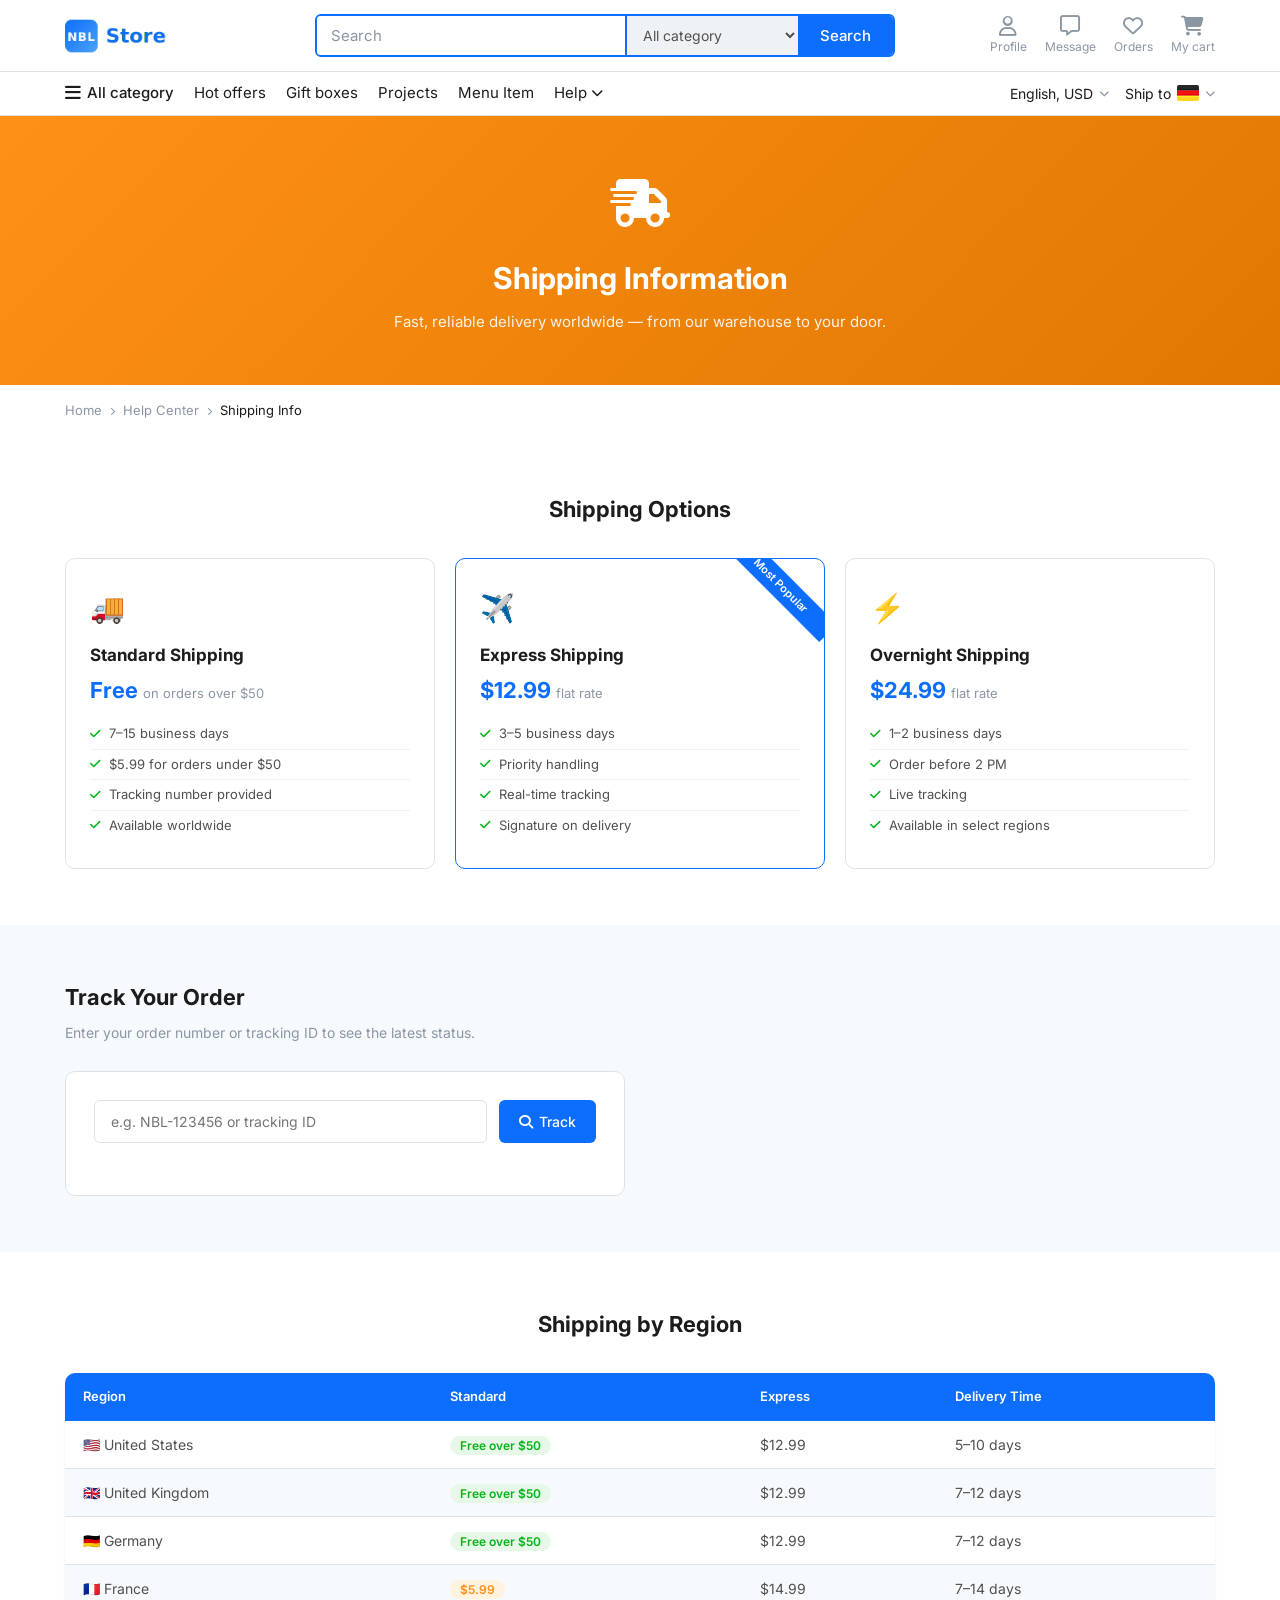
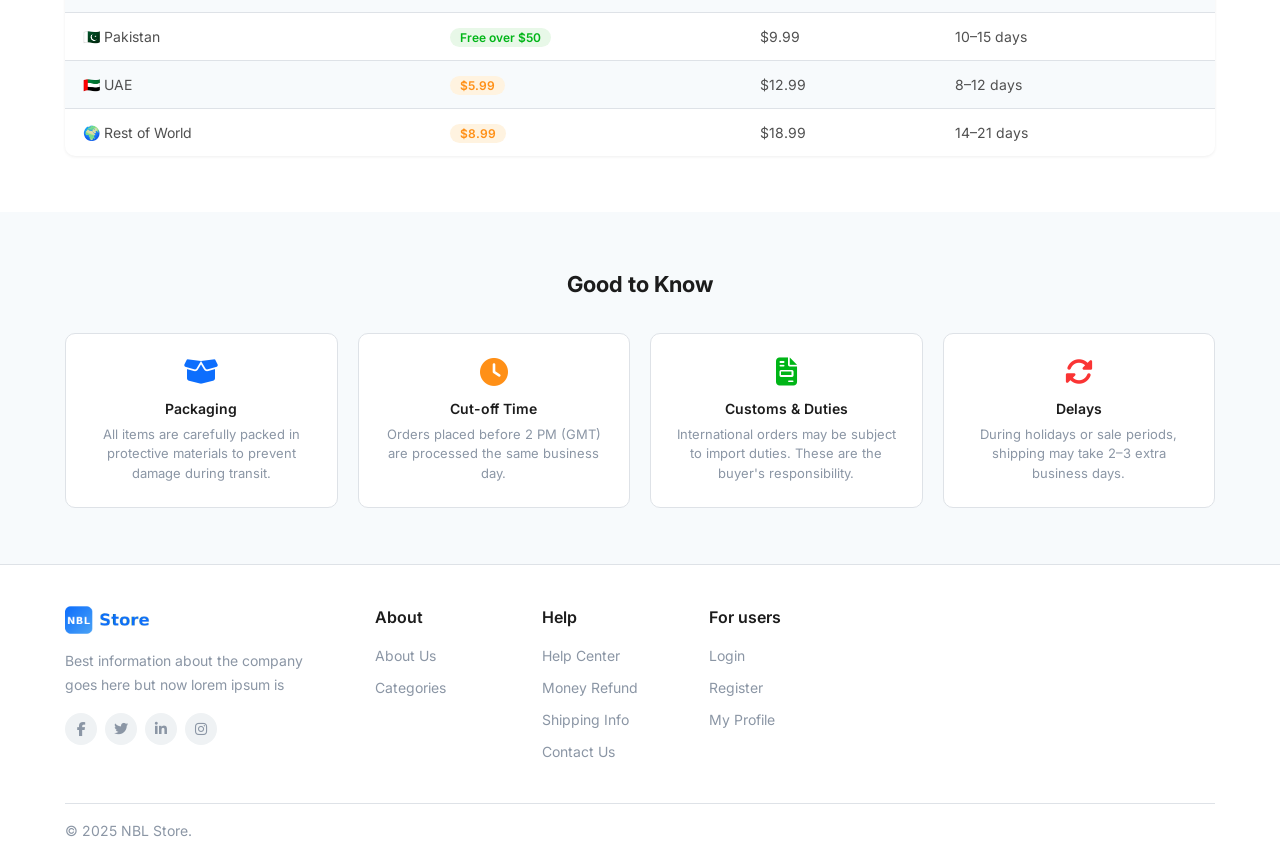
<file: pages/shipping-info.html>
<!DOCTYPE html>
<html lang="en">
<head>
  <meta charset="UTF-8">
  <meta name="viewport" content="width=device-width, initial-scale=1.0">
  <title>Shipping Info - NBL Store</title>
  <link rel="preconnect" href="https://fonts.googleapis.com">
  <link rel="preconnect" href="https://fonts.gstatic.com" crossorigin>
  <link href="https://fonts.googleapis.com/css2?family=Inter:wght@400;500;600;700&display=swap" rel="stylesheet">
  <link rel="stylesheet" href="https://cdnjs.cloudflare.com/ajax/libs/font-awesome/6.5.1/css/all.min.css">
  <link rel="stylesheet" href="../css/base.css">
  <link rel="stylesheet" href="../css/header.css">
  <link rel="stylesheet" href="../css/footer.css">
  <style>
    .page-hero {
      background: linear-gradient(135deg, #FF9017 0%, #e07800 100%);
      padding: 52px 0;
      text-align: center;
      color: #fff;
    }
    .page-hero h1 { font-size: 30px; font-weight: 700; margin-bottom: 10px; }
    .page-hero p  { font-size: 15px; opacity: .9; }

    .shipping-options { padding: 56px 0; }
    .shipping-options h2 { font-size: 22px; font-weight: 700; margin-bottom: 32px; text-align: center; }
    .options-grid {
      display: grid;
      grid-template-columns: repeat(auto-fit, minmax(240px, 1fr));
      gap: 20px;
    }
    .option-card {
      border-radius: var(--radius-lg);
      padding: 28px 24px;
      border: 1px solid var(--border-color);
      background: #fff;
      position: relative;
      overflow: hidden;
    }
    .option-card.featured { border-color: var(--primary-blue); }
    .option-card.featured::before {
      content: 'Most Popular';
      position: absolute; top: 14px; right: -24px;
      background: var(--primary-blue);
      color: #fff;
      font-size: 11px; font-weight: 600;
      padding: 4px 32px;
      transform: rotate(45deg);
    }
    .option-card .o-icon {
      font-size: 28px;
      margin-bottom: 14px;
    }
    .option-card h3 { font-size: 17px; font-weight: 700; margin-bottom: 6px; }
    .option-card .price { font-size: 22px; font-weight: 700; color: var(--primary-blue); margin-bottom: 12px; }
    .option-card .price span { font-size: 13px; font-weight: 400; color: var(--text-gray); }
    .option-card ul { list-style: none; padding: 0; }
    .option-card ul li { font-size: 13px; color: var(--text-medium); padding: 5px 0; display: flex; align-items: center; gap: 8px; border-bottom: 1px solid var(--bg-gray); }
    .option-card ul li:last-child { border-bottom: none; }
    .option-card ul li i { color: var(--success-green); font-size: 12px; }

    .tracker-section {
      background: var(--bg-light);
      padding: 56px 0;
    }
    .tracker-section h2 { font-size: 22px; font-weight: 700; margin-bottom: 8px; }
    .tracker-section > .container > p { font-size: 14px; color: var(--text-gray); margin-bottom: 28px; }
    .tracker-wrap {
      background: #fff;
      border: 1px solid var(--border-color);
      border-radius: var(--radius-lg);
      padding: 28px;
      max-width: 560px;
    }
    .tracker-input-row { display: flex; gap: 12px; margin-bottom: 24px; }
    .tracker-input-row input {
      flex: 1; padding: 12px 16px;
      border: 1px solid var(--border-color);
      border-radius: var(--radius-sm);
      font-size: 14px;
    }
    .tracker-input-row input:focus { border-color: var(--primary-blue); outline: none; }
    .track-result { display: none; }
    .track-status-bar {
      display: flex;
      justify-content: space-between;
      align-items: center;
      margin-top: 16px;
      position: relative;
    }
    .track-status-bar::before {
      content: '';
      position: absolute;
      top: 20px; left: 10%; right: 10%;
      height: 3px;
      background: var(--border-color);
      z-index: 0;
    }
    .track-status-bar::after {
      content: '';
      position: absolute;
      top: 20px; left: 10%; width: 55%;
      height: 3px;
      background: var(--success-green);
      z-index: 1;
    }
    .track-step { text-align: center; position: relative; z-index: 2; flex: 1; }
    .track-step .dot {
      width: 40px; height: 40px;
      border-radius: 50%;
      display: flex; align-items: center; justify-content: center;
      margin: 0 auto 8px;
      font-size: 16px;
    }
    .track-step .dot.done  { background: var(--success-green); color: #fff; }
    .track-step .dot.active{ background: var(--primary-blue);  color: #fff; }
    .track-step .dot.pending{ background: var(--bg-gray); color: var(--text-gray); }
    .track-step p { font-size: 11px; color: var(--text-gray); font-weight: 500; }

    .regions-section { padding: 56px 0; }
    .regions-section h2 { font-size: 22px; font-weight: 700; margin-bottom: 32px; text-align: center; }
    .regions-table {
      width: 100%;
      border-collapse: collapse;
      background: #fff;
      border-radius: var(--radius-lg);
      overflow: hidden;
      box-shadow: var(--shadow-sm);
    }
    .regions-table th {
      background: var(--primary-blue);
      color: #fff;
      padding: 14px 18px;
      text-align: left;
      font-size: 13px;
      font-weight: 600;
    }
    .regions-table td {
      padding: 13px 18px;
      font-size: 14px;
      color: var(--text-medium);
      border-bottom: 1px solid var(--border-color);
    }
    .regions-table tr:last-child td { border-bottom: none; }
    .regions-table tr:nth-child(even) td { background: var(--bg-light); }
    .badge-free { background: #E8F8E8; color: var(--success-green); font-size: 12px; font-weight: 600; padding: 2px 10px; border-radius: 20px; }
    .badge-paid { background: #FFF3E0; color: var(--warning-orange); font-size: 12px; font-weight: 600; padding: 2px 10px; border-radius: 20px; }

    .info-cards { padding: 56px 0; background: var(--bg-light); }
    .info-cards h2 { font-size: 22px; font-weight: 700; margin-bottom: 32px; text-align: center; }
    .info-grid {
      display: grid;
      grid-template-columns: repeat(auto-fit, minmax(200px, 1fr));
      gap: 20px;
    }
    .info-card {
      background: #fff;
      border: 1px solid var(--border-color);
      border-radius: var(--radius-lg);
      padding: 24px;
      text-align: center;
    }
    .info-card i { font-size: 28px; margin-bottom: 12px; }
    .info-card h4 { font-size: 14px; font-weight: 600; margin-bottom: 6px; }
    .info-card p  { font-size: 13px; color: var(--text-gray); }
  </style>
</head>
<body>

  <!-- HEADER -->
  <header class="header">
    <div class="header-top container">
      <a href="../index.html" class="header-logo"><img src="../images/brand/logo.png" alt="NBL Store" class="logo-img"></a>
      <div class="header-search">
        <input type="text" placeholder="Search" id="searchInput">
        <select id="searchCategory">
          <option value="">All category</option>
          <option value="clothes">Clothes and wear</option>
          <option value="home">Home interiors</option>
          <option value="electronics">Computer and tech</option>
        </select>
        <button class="search-btn" onclick="handleSearch()">Search</button>
      </div>
      <nav class="header-icons">
        <a href="#" class="header-icon-item" onclick="openModal('profileModal')"><i class="fa-regular fa-user"></i><span>Profile</span></a>
        <a href="#" class="header-icon-item" onclick="openModal('messageModal')"><i class="fa-regular fa-message"></i><span>Message</span></a>
        <a href="#" class="header-icon-item" onclick="openModal('ordersModal')"><i class="fa-regular fa-heart"></i><span>Orders</span></a>
        <a href="cart.html" class="header-icon-item"><i class="fa-solid fa-cart-shopping"></i><span>My cart</span></a>
      </nav>
    </div>
  </header>
  <nav class="header-bottom">
    <div class="container">
      <div class="nav-left">
        <a href="product-listing.html?category=all" class="all-category"><i class="fa-solid fa-bars"></i><span>All category</span></a>
        <a href="product-listing.html?filter=deals">Hot offers</a>
        <a href="product-listing.html?category=clothes">Gift boxes</a>
        <a href="product-listing.html?category=electronics">Projects</a>
        <a href="product-listing.html?category=home">Menu Item</a>
        <div class="nav-dropdown-wrap">
          <a href="#" class="nav-link-dropdown" onclick="toggleDropdown('helpDropdown', event)"><span>Help</span><i class="fa-solid fa-chevron-down"></i></a>
          <div class="dropdown-menu" id="helpDropdown">
            <a href="help-center.html">Help Center</a>
            <a href="money-refund.html">Money Refund</a>
            <a href="shipping-info.html">Shipping Info</a>
            <a href="contact-us.html">Contact Us</a>
          </div>
        </div>
      </div>
      <div class="nav-right">
        <div class="nav-dropdown-wrap">
          <div class="lang-select" onclick="toggleDropdown('langDropdown', event)"><span>English, USD</span><i class="fa-solid fa-chevron-down"></i></div>
          <div class="dropdown-menu" id="langDropdown">
            <a href="#" onclick="changeLang('English, USD', event)">English, USD</a>
            <a href="#" onclick="changeLang('Urdu, RS', event)">اردو, PKR</a>
          </div>
        </div>
        <div class="nav-dropdown-wrap">
          <div class="ship-select" onclick="toggleDropdown('shipDropdown', event)"><span>Ship to</span><img src="../images/flags/DE@2x.png" alt="" class="flag" id="shipFlag"><i class="fa-solid fa-chevron-down"></i></div>
          <div class="dropdown-menu" id="shipDropdown">
            <a href="#" onclick="changeShip('../images/flags/DE@2x.png','Germany',event)"><img src="../images/flags/DE@2x.png" class="flag"> Germany</a>
            <a href="#" onclick="changeShip('../images/flags/US@2x.png','USA',event)"><img src="../images/flags/US@2x.png" class="flag"> USA</a>
          </div>
        </div>
      </div>
    </div>
  </nav>

  <!-- MODALS -->
  <div class="modal-overlay" id="profileModal"><div class="modal-box"><div class="modal-header"><h3>Profile</h3><button onclick="closeModal('profileModal')">&times;</button></div><div class="modal-body"><div class="modal-avatar"><i class="fa-regular fa-user"></i></div><p>Welcome! Please log in.</p><a href="login.html" class="btn-primary btn-block" style="display:block;margin-bottom:8px;text-align:center;">Log in</a><a href="signup.html" class="btn-outline btn-block" style="display:block;text-align:center;">Create Account</a></div></div></div>
  <div class="modal-overlay" id="messageModal"><div class="modal-box"><div class="modal-header"><h3>Messages</h3><button onclick="closeModal('messageModal')">&times;</button></div><div class="modal-body"><i class="fa-regular fa-message" style="font-size:40px;color:var(--text-gray);margin-bottom:12px;"></i><p>No messages yet.</p><button class="btn-primary" onclick="closeModal('messageModal')">Close</button></div></div></div>
  <div class="modal-overlay" id="ordersModal"><div class="modal-box"><div class="modal-header"><h3>My Orders</h3><button onclick="closeModal('ordersModal')">&times;</button></div><div class="modal-body"><i class="fa-solid fa-box" style="font-size:40px;color:var(--text-gray);margin-bottom:12px;"></i><p>No orders yet.</p><a href="product-listing.html?category=all" class="btn-primary" onclick="closeModal('ordersModal')">Shop Now</a></div></div></div>

  <!-- HERO -->
  <section class="page-hero">
    <div class="container">
      <div style="font-size:48px;margin-bottom:16px;"><i class="fa-solid fa-truck-fast"></i></div>
      <h1>Shipping Information</h1>
      <p>Fast, reliable delivery worldwide — from our warehouse to your door.</p>
    </div>
  </section>

  <!-- BREADCRUMB -->
  <div class="container">
    <div class="breadcrumb">
      <a href="../index.html">Home</a><i class="fa-solid fa-chevron-right"></i>
      <a href="help-center.html">Help Center</a><i class="fa-solid fa-chevron-right"></i>
      <span>Shipping Info</span>
    </div>
  </div>

  <!-- SHIPPING OPTIONS -->
  <section class="shipping-options">
    <div class="container">
      <h2>Shipping Options</h2>
      <div class="options-grid">
        <div class="option-card">
          <div class="o-icon" style="color:var(--text-gray);">🚚</div>
          <h3>Standard Shipping</h3>
          <div class="price">Free <span>on orders over $50</span></div>
          <ul>
            <li><i class="fa-solid fa-check"></i>7–15 business days</li>
            <li><i class="fa-solid fa-check"></i>$5.99 for orders under $50</li>
            <li><i class="fa-solid fa-check"></i>Tracking number provided</li>
            <li><i class="fa-solid fa-check"></i>Available worldwide</li>
          </ul>
        </div>
        <div class="option-card featured">
          <div class="o-icon" style="color:var(--primary-blue);">✈️</div>
          <h3>Express Shipping</h3>
          <div class="price">$12.99 <span>flat rate</span></div>
          <ul>
            <li><i class="fa-solid fa-check"></i>3–5 business days</li>
            <li><i class="fa-solid fa-check"></i>Priority handling</li>
            <li><i class="fa-solid fa-check"></i>Real-time tracking</li>
            <li><i class="fa-solid fa-check"></i>Signature on delivery</li>
          </ul>
        </div>
        <div class="option-card">
          <div class="o-icon" style="color:var(--warning-orange);">⚡</div>
          <h3>Overnight Shipping</h3>
          <div class="price">$24.99 <span>flat rate</span></div>
          <ul>
            <li><i class="fa-solid fa-check"></i>1–2 business days</li>
            <li><i class="fa-solid fa-check"></i>Order before 2 PM</li>
            <li><i class="fa-solid fa-check"></i>Live tracking</li>
            <li><i class="fa-solid fa-check"></i>Available in select regions</li>
          </ul>
        </div>
      </div>
    </div>
  </section>

  <!-- ORDER TRACKER -->
  <section class="tracker-section">
    <div class="container">
      <h2>Track Your Order</h2>
      <p>Enter your order number or tracking ID to see the latest status.</p>
      <div class="tracker-wrap">
        <div class="tracker-input-row">
          <input type="text" id="trackInput" placeholder="e.g. NBL-123456 or tracking ID">
          <button class="btn-primary" onclick="trackOrder()"><i class="fa-solid fa-magnifying-glass" style="margin-right:6px;"></i>Track</button>
        </div>
        <div class="track-result" id="trackResult">
          <div style="padding:16px;background:var(--bg-light);border-radius:8px;margin-bottom:20px;">
            <div style="display:flex;justify-content:space-between;align-items:center;">
              <div>
                <strong id="trackOrderId">NBL-123456</strong>
                <p style="font-size:13px;color:var(--text-gray);margin-top:2px;">Estimated delivery: <span id="trackETA">Mar 28, 2026</span></p>
              </div>
              <span style="background:#FFF3E0;color:#FF9017;font-size:12px;font-weight:600;padding:4px 12px;border-radius:20px;">In Transit</span>
            </div>
          </div>
          <div class="track-status-bar">
            <div class="track-step"><div class="dot done"><i class="fa-solid fa-check"></i></div><p>Order Placed</p></div>
            <div class="track-step"><div class="dot done"><i class="fa-solid fa-check"></i></div><p>Confirmed</p></div>
            <div class="track-step"><div class="dot active"><i class="fa-solid fa-truck"></i></div><p>In Transit</p></div>
            <div class="track-step"><div class="dot pending"><i class="fa-solid fa-box"></i></div><p>Delivered</p></div>
          </div>
        </div>
      </div>
    </div>
  </section>

  <!-- REGIONS TABLE -->
  <section class="regions-section">
    <div class="container">
      <h2>Shipping by Region</h2>
      <table class="regions-table">
        <thead>
          <tr>
            <th>Region</th>
            <th>Standard</th>
            <th>Express</th>
            <th>Delivery Time</th>
          </tr>
        </thead>
        <tbody>
          <tr><td>🇺🇸 United States</td><td><span class="badge-free">Free over $50</span></td><td>$12.99</td><td>5–10 days</td></tr>
          <tr><td>🇬🇧 United Kingdom</td><td><span class="badge-free">Free over $50</span></td><td>$12.99</td><td>7–12 days</td></tr>
          <tr><td>🇩🇪 Germany</td><td><span class="badge-free">Free over $50</span></td><td>$12.99</td><td>7–12 days</td></tr>
          <tr><td>🇫🇷 France</td><td><span class="badge-paid">$5.99</span></td><td>$14.99</td><td>7–14 days</td></tr>
          <tr><td>🇵🇰 Pakistan</td><td><span class="badge-free">Free over $50</span></td><td>$9.99</td><td>10–15 days</td></tr>
          <tr><td>🇦🇪 UAE</td><td><span class="badge-paid">$5.99</span></td><td>$12.99</td><td>8–12 days</td></tr>
          <tr><td>🌍 Rest of World</td><td><span class="badge-paid">$8.99</span></td><td>$18.99</td><td>14–21 days</td></tr>
        </tbody>
      </table>
    </div>
  </section>

  <!-- INFO CARDS -->
  <section class="info-cards">
    <div class="container">
      <h2>Good to Know</h2>
      <div class="info-grid">
        <div class="info-card">
          <i class="fa-solid fa-box-open" style="color:var(--primary-blue);"></i>
          <h4>Packaging</h4>
          <p>All items are carefully packed in protective materials to prevent damage during transit.</p>
        </div>
        <div class="info-card">
          <i class="fa-solid fa-clock" style="color:var(--warning-orange);"></i>
          <h4>Cut-off Time</h4>
          <p>Orders placed before 2 PM (GMT) are processed the same business day.</p>
        </div>
        <div class="info-card">
          <i class="fa-solid fa-file-invoice" style="color:var(--success-green);"></i>
          <h4>Customs & Duties</h4>
          <p>International orders may be subject to import duties. These are the buyer's responsibility.</p>
        </div>
        <div class="info-card">
          <i class="fa-solid fa-rotate" style="color:var(--danger-red);"></i>
          <h4>Delays</h4>
          <p>During holidays or sale periods, shipping may take 2–3 extra business days.</p>
        </div>
      </div>
    </div>
  </section>

  <!-- FOOTER -->
  <footer class="footer">
    <div class="container">
      <div class="footer-top">
        <div class="footer-brand">
          <div class="footer-logo"><img src="../images/brand/logo.png" alt="Brand" class="logo-img"></div>
          <p>Best information about the company goes here but now lorem ipsum is</p>
          <div class="footer-socials"><a href="#"><i class="fa-brands fa-facebook-f"></i></a><a href="#"><i class="fa-brands fa-twitter"></i></a><a href="#"><i class="fa-brands fa-linkedin-in"></i></a><a href="#"><i class="fa-brands fa-instagram"></i></a></div>
        </div>
        <div class="footer-column"><h4>About</h4><ul><li><a href="#">About Us</a></li><li><a href="#">Categories</a></li></ul></div>
        <div class="footer-column"><h4>Help</h4><ul><li><a href="help-center.html">Help Center</a></li><li><a href="money-refund.html">Money Refund</a></li><li><a href="shipping-info.html">Shipping Info</a></li><li><a href="contact-us.html">Contact Us</a></li></ul></div>
        <div class="footer-column"><h4>For users</h4><ul><li><a href="login.html">Login</a></li><li><a href="signup.html">Register</a></li><li><a href="profile.html">My Profile</a></li></ul></div>
      </div>
      <div class="footer-bottom"><p>&copy; 2025 NBL Store.</p></div>
    </div>
  </footer>

  <script src="../js/data.js"></script>
  <script src="../js/common.js"></script>
  <script src="../js/auth.js"></script>
  <script>
    function trackOrder() {
      var val = document.getElementById('trackInput').value.trim();
      if (!val) { alert('Please enter an order number or tracking ID.'); return; }
      document.getElementById('trackOrderId').textContent = val;
      var eta = new Date(); eta.setDate(eta.getDate() + 3);
      document.getElementById('trackETA').textContent = eta.toDateString();
      document.getElementById('trackResult').style.display = 'block';
    }
  </script>
</body>
</html>
</file>
<file: css/base.css>
/* ============================================================
   BASE.CSS — Reset, Variables, Typography, Utilities
   ============================================================ */

/* --- Design Tokens --- */
:root {
  /* Primary */
  --primary-blue: #0D6EFD;
  --primary-blue-hover: #0b5ed7;
  --primary-blue-light: #E3F0FF;

  /* Text */
  --text-dark: #1C1C1C;
  --text-medium: #505050;
  --text-gray: #8B96A5;
  --text-light: #BDC4CD;

  /* Backgrounds */
  --bg-white: #FFFFFF;
  --bg-light: #F7FAFC;
  --bg-gray: #EFF2F4;
  --bg-dark: #E0E7EE;

  /* Accents */
  --success-green: #00B517;
  --warning-orange: #FF9017;
  --danger-red: #FA3434;

  /* Border & Radius */
  --border-color: #DEE2E7;
  --radius-sm: 6px;
  --radius-md: 8px;
  --radius-lg: 10px;

  /* Shadows */
  --shadow-sm: 0 1px 3px rgba(56, 56, 56, 0.08);
  --shadow-md: 0 2px 8px rgba(56, 56, 56, 0.10);

  /* Typography */
  --font-family: 'Inter', sans-serif;

  /* Layout */
  --container-width: 1180px;
}

/* --- Reset --- */
*,
*::before,
*::after {
  margin: 0;
  padding: 0;
  box-sizing: border-box;
}

html {
  font-size: 16px;
  scroll-behavior: smooth;
}

body {
  font-family: var(--font-family);
  color: var(--text-dark);
  background: var(--bg-white);
  line-height: 1.5;
  -webkit-font-smoothing: antialiased;
}

a {
  text-decoration: none;
  color: inherit;
}

ul, ol {
  list-style: none;
}

img {
  max-width: 100%;
  display: block;
}

button {
  cursor: pointer;
  border: none;
  outline: none;
  font-family: var(--font-family);
}

input, select, textarea {
  font-family: var(--font-family);
  outline: none;
}

/* --- Container --- */
.container {
  max-width: var(--container-width);
  margin: 0 auto;
  padding: 0 15px;
}

/* --- Buttons --- */
.btn-primary {
  display: inline-block;
  padding: 10px 20px;
  background: var(--primary-blue);
  color: #fff;
  border-radius: var(--radius-sm);
  font-size: 14px;
  font-weight: 500;
  text-align: center;
  transition: background 0.2s;
}
.btn-primary:hover { background: var(--primary-blue-hover); }

.btn-outline {
  display: inline-block;
  padding: 10px 20px;
  background: #fff;
  color: var(--primary-blue);
  border: 1px solid var(--border-color);
  border-radius: var(--radius-sm);
  font-size: 14px;
  font-weight: 500;
  text-align: center;
  transition: all 0.2s;
}
.btn-outline:hover { background: var(--primary-blue-light); }

.btn-block { display: block; width: 100%; }
.btn-sm { padding: 8px 16px; font-size: 13px; }

/* --- Breadcrumb --- */
.breadcrumb {
  padding: 16px 0;
  font-size: 13px;
  color: var(--text-gray);
  display: flex;
  align-items: center;
  gap: 8px;
}
.breadcrumb a { color: var(--text-gray); transition: color 0.2s; }
.breadcrumb a:hover { color: var(--primary-blue); }
.breadcrumb i { font-size: 8px; }
.breadcrumb span { color: var(--text-dark); }

/* --- Section Title --- */
.section-title {
  font-size: 20px;
  font-weight: 700;
  margin-bottom: 20px;
}

/* --- Star Ratings --- */
.stars { color: var(--warning-orange); font-size: 14px; }
.stars-orange { color: var(--warning-orange); font-size: 14px; }

/* --- Flag Images --- */
.flag {
  width: 22px;
  height: 16px;
  border-radius: 2px;
  object-fit: cover;
}

/* --- Logo Image --- */
.logo-img { height: 36px; }
</file>
<file: css/header.css>
/* ============================================================
   HEADER.CSS — Sticky Navbar, Search, Icons, Sub Nav,
                Dropdowns, Modals
   ============================================================ */

/* --- Main Header (STICKY - locked at top) --- */
.header {
  background: var(--bg-white);
  border-bottom: 1px solid var(--border-color);
  position: sticky;
  top: 0;
  z-index: 999;
}

.header-top {
  display: flex;
  align-items: center;
  justify-content: space-between;
  padding: 14px 15px;
  gap: 16px;
}

.header-logo {
  display: flex;
  align-items: center;
  gap: 8px;
  flex-shrink: 0;
}

/* --- Search Bar --- */
.header-search {
  display: flex;
  flex: 1;
  max-width: 580px;
  border: 2px solid var(--primary-blue);
  border-radius: var(--radius-sm);
  overflow: hidden;
}

.header-search input {
  flex: 1;
  padding: 10px 14px;
  border: none;
  font-size: 15px;
}
.header-search input::placeholder { color: var(--text-gray); }

.header-search select {
  padding: 10px 12px;
  border: none;
  border-left: 2px solid var(--primary-blue);
  background: var(--bg-gray);
  color: var(--text-medium);
  font-size: 14px;
  cursor: pointer;
}

.header-search .search-btn {
  padding: 10px 22px;
  background: var(--primary-blue);
  color: #fff;
  font-size: 15px;
  font-weight: 500;
  transition: background 0.2s;
}
.header-search .search-btn:hover { background: var(--primary-blue-hover); }

/* --- Header Icons --- */
.header-icons {
  display: flex;
  align-items: center;
  gap: 18px;
  flex-shrink: 0;
}

.header-icon-item {
  display: flex;
  flex-direction: column;
  align-items: center;
  gap: 2px;
  color: var(--text-gray);
  font-size: 12px;
  cursor: pointer;
  transition: color 0.2s;
}

.header-icon-item i {
  font-size: 20px;
  color: var(--text-gray);
  transition: color 0.2s;
}

.header-icon-item:hover,
.header-icon-item:hover i {
  color: var(--primary-blue);
}

/* --- Sub Navigation (STICKY - below header) --- */
.header-bottom {
  background: var(--bg-white);
  border-bottom: 1px solid var(--border-color);
  position: sticky;
  top: 65px;
  z-index: 998;
}

.header-bottom .container {
  display: flex;
  align-items: center;
  justify-content: space-between;
  padding-top: 10px;
  padding-bottom: 10px;
}

.nav-left {
  display: flex;
  align-items: center;
  gap: 20px;
}

.nav-left a {
  font-size: 15px;
  color: var(--text-dark);
  transition: color 0.2s;
  white-space: nowrap;
}
.nav-left a:hover { color: var(--primary-blue); }

.nav-left .all-category {
  display: flex;
  align-items: center;
  gap: 6px;
  font-weight: 500;
}
.nav-left .all-category i { font-size: 18px; }

.nav-link-dropdown {
  display: flex;
  align-items: center;
  gap: 4px;
}
.nav-link-dropdown i { font-size: 12px; }

.nav-right {
  display: flex;
  align-items: center;
  gap: 16px;
}

.nav-right .lang-select,
.nav-right .ship-select {
  display: flex;
  align-items: center;
  gap: 6px;
  font-size: 14px;
  color: var(--text-dark);
  cursor: pointer;
  white-space: nowrap;
}

.nav-right .lang-select i,
.nav-right .ship-select i {
  font-size: 10px;
  color: var(--text-gray);
}

/* ============================================================
   DROPDOWNS — Help, Language, Ship to
   ============================================================ */
.nav-dropdown-wrap {
  position: relative;
}

.dropdown-menu {
  display: none;
  position: absolute;
  top: 100%;
  left: 0;
  background: #fff;
  border: 1px solid var(--border-color);
  border-radius: var(--radius-sm);
  box-shadow: var(--shadow-md);
  min-width: 180px;
  z-index: 1000;
  margin-top: 8px;
  flex-direction: column;
}

.dropdown-menu.show {
  display: flex;
}

.dropdown-menu a {
  padding: 10px 16px;
  font-size: 14px;
  color: var(--text-dark);
  transition: background 0.15s;
  border-bottom: 1px solid var(--bg-gray);
  display: flex;
  align-items: center;
  gap: 8px;
}

.dropdown-menu a:last-child {
  border-bottom: none;
}

.dropdown-menu a:hover {
  background: var(--primary-blue-light);
  color: var(--primary-blue);
}

.dropdown-menu a .flag {
  width: 22px;
  height: 16px;
}

/* ============================================================
   MODALS — Profile, Messages, Orders
   ============================================================ */
.modal-overlay {
  display: none;
  position: fixed;
  top: 0;
  left: 0;
  width: 100%;
  height: 100%;
  background: rgba(0, 0, 0, 0.4);
  z-index: 2000;
  align-items: center;
  justify-content: center;
}

.modal-overlay.show {
  display: flex;
}

.modal-box {
  background: #fff;
  border-radius: var(--radius-lg);
  width: 380px;
  max-width: 90%;
  box-shadow: 0 8px 30px rgba(0, 0, 0, 0.15);
  overflow: hidden;
}

.modal-header {
  display: flex;
  align-items: center;
  justify-content: space-between;
  padding: 16px 20px;
  border-bottom: 1px solid var(--border-color);
}

.modal-header h3 {
  font-size: 18px;
  font-weight: 600;
}

.modal-header button {
  font-size: 24px;
  color: var(--text-gray);
  background: none;
  border: none;
  cursor: pointer;
  line-height: 1;
  padding: 0;
  transition: color 0.2s;
}
.modal-header button:hover { color: var(--text-dark); }

.modal-body {
  padding: 24px 20px;
  text-align: center;
}

.modal-body p {
  font-size: 14px;
  color: var(--text-gray);
  margin-bottom: 16px;
  line-height: 1.5;
}

.modal-avatar {
  width: 64px;
  height: 64px;
  border-radius: 50%;
  background: var(--primary-blue-light);
  display: flex;
  align-items: center;
  justify-content: center;
  margin: 0 auto 16px;
}

.modal-avatar i {
  font-size: 28px;
  color: var(--primary-blue);
}

.modal-body .btn-primary,
.modal-body .btn-outline {
  margin-bottom: 8px;
}
</file>
<file: css/auth.css>
/* ============================================================
   AUTH.CSS — Login, Signup, Checkout, Profile Pages
   ============================================================ */

/* --- Auth Page Layout --- */
.auth-section {
  min-height: calc(100vh - 200px);
  display: flex;
  align-items: center;
  justify-content: center;
  padding: 40px 15px;
  background: var(--bg-gray);
}

.auth-card {
  background: #fff;
  border-radius: var(--radius-lg);
  box-shadow: var(--shadow-md);
  width: 100%;
  max-width: 420px;
  padding: 32px;
}

.auth-card h2 {
  font-size: 22px;
  font-weight: 700;
  text-align: center;
  margin-bottom: 6px;
}

.auth-card .auth-subtitle {
  font-size: 14px;
  color: var(--text-gray);
  text-align: center;
  margin-bottom: 24px;
}

/* --- Form Fields --- */
.form-group {
  margin-bottom: 16px;
}

.form-group label {
  display: block;
  font-size: 14px;
  font-weight: 500;
  margin-bottom: 6px;
  color: var(--text-dark);
}

.form-group input,
.form-group select {
  width: 100%;
  padding: 11px 14px;
  border: 1px solid var(--border-color);
  border-radius: var(--radius-sm);
  font-size: 14px;
  color: var(--text-dark);
  transition: border-color 0.2s;
}

.form-group input:focus,
.form-group select:focus {
  border-color: var(--primary-blue);
  box-shadow: 0 0 0 3px rgba(13, 110, 253, 0.1);
}

.form-group input::placeholder {
  color: var(--text-light);
}

.form-group .input-icon {
  position: relative;
}

.form-group .input-icon i {
  position: absolute;
  left: 14px;
  top: 50%;
  transform: translateY(-50%);
  color: var(--text-gray);
  font-size: 15px;
}

.form-group .input-icon input {
  padding-left: 40px;
}

.form-group .input-icon .toggle-password {
  position: absolute;
  right: 14px;
  top: 50%;
  transform: translateY(-50%);
  color: var(--text-gray);
  cursor: pointer;
  font-size: 15px;
  background: none;
  border: none;
  padding: 0;
}

/* --- Form Options (remember me, forgot) --- */
.form-options {
  display: flex;
  align-items: center;
  justify-content: space-between;
  margin-bottom: 20px;
  font-size: 13px;
}

.form-options label {
  display: flex;
  align-items: center;
  gap: 6px;
  cursor: pointer;
  color: var(--text-medium);
}

.form-options label input {
  accent-color: var(--primary-blue);
}

.form-options a {
  color: var(--primary-blue);
  font-weight: 500;
}

/* --- Auth Buttons --- */
.auth-btn {
  width: 100%;
  padding: 12px;
  background: var(--primary-blue);
  color: #fff;
  border: none;
  border-radius: var(--radius-sm);
  font-size: 15px;
  font-weight: 600;
  cursor: pointer;
  transition: background 0.2s;
  margin-bottom: 16px;
}

.auth-btn:hover {
  background: var(--primary-blue-hover);
}

.auth-btn.google {
  background: #fff;
  color: var(--text-dark);
  border: 1px solid var(--border-color);
  display: flex;
  align-items: center;
  justify-content: center;
  gap: 10px;
}

.auth-btn.google:hover {
  background: var(--bg-light);
}

.auth-btn.google img {
  width: 20px;
  height: 20px;
}

/* --- Divider --- */
.auth-divider {
  display: flex;
  align-items: center;
  gap: 12px;
  margin: 16px 0;
  color: var(--text-gray);
  font-size: 13px;
}

.auth-divider::before,
.auth-divider::after {
  content: '';
  flex: 1;
  height: 1px;
  background: var(--border-color);
}

/* --- Auth Footer Link --- */
.auth-footer {
  text-align: center;
  font-size: 14px;
  color: var(--text-gray);
  margin-top: 16px;
}

.auth-footer a {
  color: var(--primary-blue);
  font-weight: 600;
}

/* --- Form Row (2 columns) --- */
.form-row {
  display: grid;
  grid-template-columns: 1fr 1fr;
  gap: 12px;
}

/* ============================================================
   PROFILE PAGE
   ============================================================ */
.profile-section {
  padding: 30px 0;
}

.profile-layout {
  display: grid;
  grid-template-columns: 280px 1fr;
  gap: 24px;
}

/* Profile Sidebar */
.profile-sidebar {
  background: #fff;
  border: 1px solid var(--border-color);
  border-radius: var(--radius-md);
  padding: 24px;
  text-align: center;
}

.profile-avatar {
  width: 80px;
  height: 80px;
  border-radius: 50%;
  background: var(--primary-blue-light);
  display: flex;
  align-items: center;
  justify-content: center;
  margin: 0 auto 12px;
}

.profile-avatar i {
  font-size: 36px;
  color: var(--primary-blue);
}

.profile-sidebar h3 {
  font-size: 18px;
  font-weight: 600;
  margin-bottom: 4px;
}

.profile-sidebar p {
  font-size: 13px;
  color: var(--text-gray);
  margin-bottom: 16px;
}

.profile-nav {
  display: flex;
  flex-direction: column;
  gap: 4px;
  text-align: left;
}

.profile-nav a {
  display: flex;
  align-items: center;
  gap: 10px;
  padding: 10px 14px;
  font-size: 14px;
  color: var(--text-dark);
  border-radius: var(--radius-sm);
  transition: all 0.15s;
}

.profile-nav a:hover,
.profile-nav a.active {
  background: var(--primary-blue-light);
  color: var(--primary-blue);
}

.profile-nav a i {
  width: 18px;
  text-align: center;
  font-size: 15px;
}

/* Profile Content Area */
.profile-content {
  background: #fff;
  border: 1px solid var(--border-color);
  border-radius: var(--radius-md);
  padding: 24px;
}

.profile-content h2 {
  font-size: 20px;
  font-weight: 700;
  margin-bottom: 20px;
  padding-bottom: 12px;
  border-bottom: 1px solid var(--border-color);
}

.profile-info-grid {
  display: grid;
  grid-template-columns: 1fr 1fr;
  gap: 16px;
}

.profile-info-item label {
  display: block;
  font-size: 13px;
  color: var(--text-gray);
  margin-bottom: 4px;
}

.profile-info-item p {
  font-size: 15px;
  font-weight: 500;
}

.profile-actions {
  margin-top: 24px;
  display: flex;
  gap: 12px;
}

/* ============================================================
   CHECKOUT PAGE
   ============================================================ */
.checkout-section {
  padding: 30px 0;
}

.checkout-layout {
  display: grid;
  grid-template-columns: 1fr 380px;
  gap: 24px;
}

.checkout-form-area {
  display: flex;
  flex-direction: column;
  gap: 20px;
}

.checkout-block {
  background: #fff;
  border: 1px solid var(--border-color);
  border-radius: var(--radius-md);
  padding: 24px;
}

.checkout-block h3 {
  font-size: 18px;
  font-weight: 600;
  margin-bottom: 16px;
  padding-bottom: 10px;
  border-bottom: 1px solid var(--border-color);
}

/* Payment Methods */
.payment-methods {
  display: flex;
  flex-direction: column;
  gap: 10px;
}

.payment-method {
  display: flex;
  align-items: center;
  gap: 12px;
  padding: 14px 16px;
  border: 1px solid var(--border-color);
  border-radius: var(--radius-sm);
  cursor: pointer;
  transition: all 0.15s;
}

.payment-method:hover,
.payment-method.active {
  border-color: var(--primary-blue);
  background: var(--primary-blue-light);
}

.payment-method input {
  accent-color: var(--primary-blue);
}

.payment-method i {
  font-size: 20px;
  color: var(--text-gray);
  width: 24px;
  text-align: center;
}

.payment-method span {
  font-size: 14px;
  font-weight: 500;
}

/* Order Summary Sidebar */
.order-summary {
  background: #fff;
  border: 1px solid var(--border-color);
  border-radius: var(--radius-md);
  padding: 24px;
  height: fit-content;
  position: sticky;
  top: 140px;
}

.order-summary h3 {
  font-size: 18px;
  font-weight: 600;
  margin-bottom: 16px;
}

.order-item {
  display: flex;
  gap: 12px;
  padding: 10px 0;
  border-bottom: 1px solid var(--bg-gray);
}

.order-item img {
  width: 56px;
  height: 56px;
  object-fit: contain;
  border: 1px solid var(--border-color);
  border-radius: var(--radius-sm);
  padding: 4px;
}

.order-item-info {
  flex: 1;
}

.order-item-info p {
  font-size: 13px;
  color: var(--text-dark);
  margin-bottom: 2px;
}

.order-item-info small {
  font-size: 12px;
  color: var(--text-gray);
}

.order-item-price {
  font-size: 14px;
  font-weight: 600;
  white-space: nowrap;
}

.order-totals {
  margin-top: 16px;
}

.order-totals .summary-row {
  display: flex;
  justify-content: space-between;
  font-size: 14px;
  margin-bottom: 8px;
}

.order-totals .summary-row.total {
  border-top: 1px solid var(--border-color);
  padding-top: 10px;
  margin-top: 4px;
  font-size: 16px;
  font-weight: 700;
}

/* Success Message */
.success-message {
  display: none;
  text-align: center;
  padding: 40px;
}

.success-message.show {
  display: block;
}

.success-message i {
  font-size: 60px;
  color: var(--success-green);
  margin-bottom: 16px;
}

.success-message h2 {
  font-size: 24px;
  margin-bottom: 8px;
  border: none;
  padding: 0;
}

.success-message p {
  font-size: 15px;
  color: var(--text-gray);
  margin-bottom: 20px;
}
</file>
<file: css/footer.css>
/* ============================================================
   FOOTER.CSS — Newsletter + Footer Grid + Bottom Bar
   ============================================================ */

/* --- Newsletter Section --- */
.newsletter {
  background: var(--bg-gray);
  padding: 40px 0;
  text-align: center;
}

.newsletter h3 {
  font-size: 20px;
  font-weight: 600;
  margin-bottom: 6px;
}

.newsletter p {
  font-size: 15px;
  color: var(--text-gray);
  margin-bottom: 20px;
}

.newsletter-form {
  display: flex;
  align-items: center;
  justify-content: center;
  gap: 8px;
  max-width: 380px;
  margin: 0 auto;
}

.newsletter-form input {
  flex: 1;
  padding: 10px 16px;
  border: 1px solid var(--border-color);
  border-radius: var(--radius-sm);
  font-size: 15px;
  background: #fff;
}
.newsletter-form input::placeholder { color: var(--text-gray); }

.newsletter-form button {
  padding: 10px 20px;
  background: var(--primary-blue);
  color: #fff;
  border-radius: var(--radius-sm);
  font-size: 15px;
  font-weight: 500;
  transition: background 0.2s;
}
.newsletter-form button:hover { background: var(--primary-blue-hover); }

/* --- Main Footer --- */
.footer {
  background: var(--bg-white);
  border-top: 1px solid var(--border-color);
  padding: 40px 0 0;
}

.footer-top {
  display: grid;
  grid-template-columns: 2fr 1fr 1fr 1fr 1fr 1.2fr;
  gap: 24px;
  padding-bottom: 32px;
}

/* Brand Column */
.footer-brand .footer-logo {
  display: flex;
  align-items: center;
  gap: 8px;
  margin-bottom: 14px;
}
.footer-brand .logo-img { height: 30px; }

.footer-brand p {
  font-size: 14px;
  color: var(--text-gray);
  line-height: 1.7;
  margin-bottom: 16px;
  max-width: 260px;
}

.footer-socials {
  display: flex;
  gap: 8px;
}

.footer-socials a {
  width: 32px;
  height: 32px;
  border-radius: 50%;
  background: var(--bg-gray);
  display: flex;
  align-items: center;
  justify-content: center;
  color: var(--text-gray);
  font-size: 14px;
  transition: all 0.2s;
}
.footer-socials a:hover {
  background: var(--primary-blue);
  color: #fff;
}

/* Footer Link Columns */
.footer-column h4 {
  font-size: 16px;
  font-weight: 600;
  margin-bottom: 14px;
}

.footer-column ul li { margin-bottom: 8px; }

.footer-column ul li a {
  font-size: 14px;
  color: var(--text-gray);
  transition: color 0.2s;
}
.footer-column ul li a:hover { color: var(--primary-blue); }

/* App Download Buttons */
.footer-apps {
  display: flex;
  flex-direction: column;
  gap: 8px;
}
.footer-apps a img { height: 36px; border-radius: 6px; }

/* --- Bottom Bar --- */
.footer-bottom {
  border-top: 1px solid var(--border-color);
  padding: 16px 0;
  display: flex;
  align-items: center;
  justify-content: space-between;
}

.footer-bottom p {
  font-size: 14px;
  color: var(--text-gray);
}

.footer-bottom .footer-lang {
  display: flex;
  align-items: center;
  gap: 6px;
  font-size: 14px;
  cursor: pointer;
}

/* --- Discount Banner --- */
.discount-banner {
  background: linear-gradient(135deg, #127FFF, #56A8F5);
  padding: 24px 0;
  margin-top: 20px;
}

.discount-content {
  display: flex;
  align-items: center;
  justify-content: space-between;
}

.discount-content h3 {
  color: #fff;
  font-size: 20px;
  font-weight: 600;
}

.discount-content p {
  color: rgba(255, 255, 255, 0.7);
  font-size: 14px;
}

.btn-shop-now {
  padding: 10px 20px;
  background: #FF9017;
  color: #fff;
  border-radius: var(--radius-sm);
  font-size: 14px;
  font-weight: 500;
  transition: background 0.2s;
}
.btn-shop-now:hover { background: #e0800f; }
</file>
